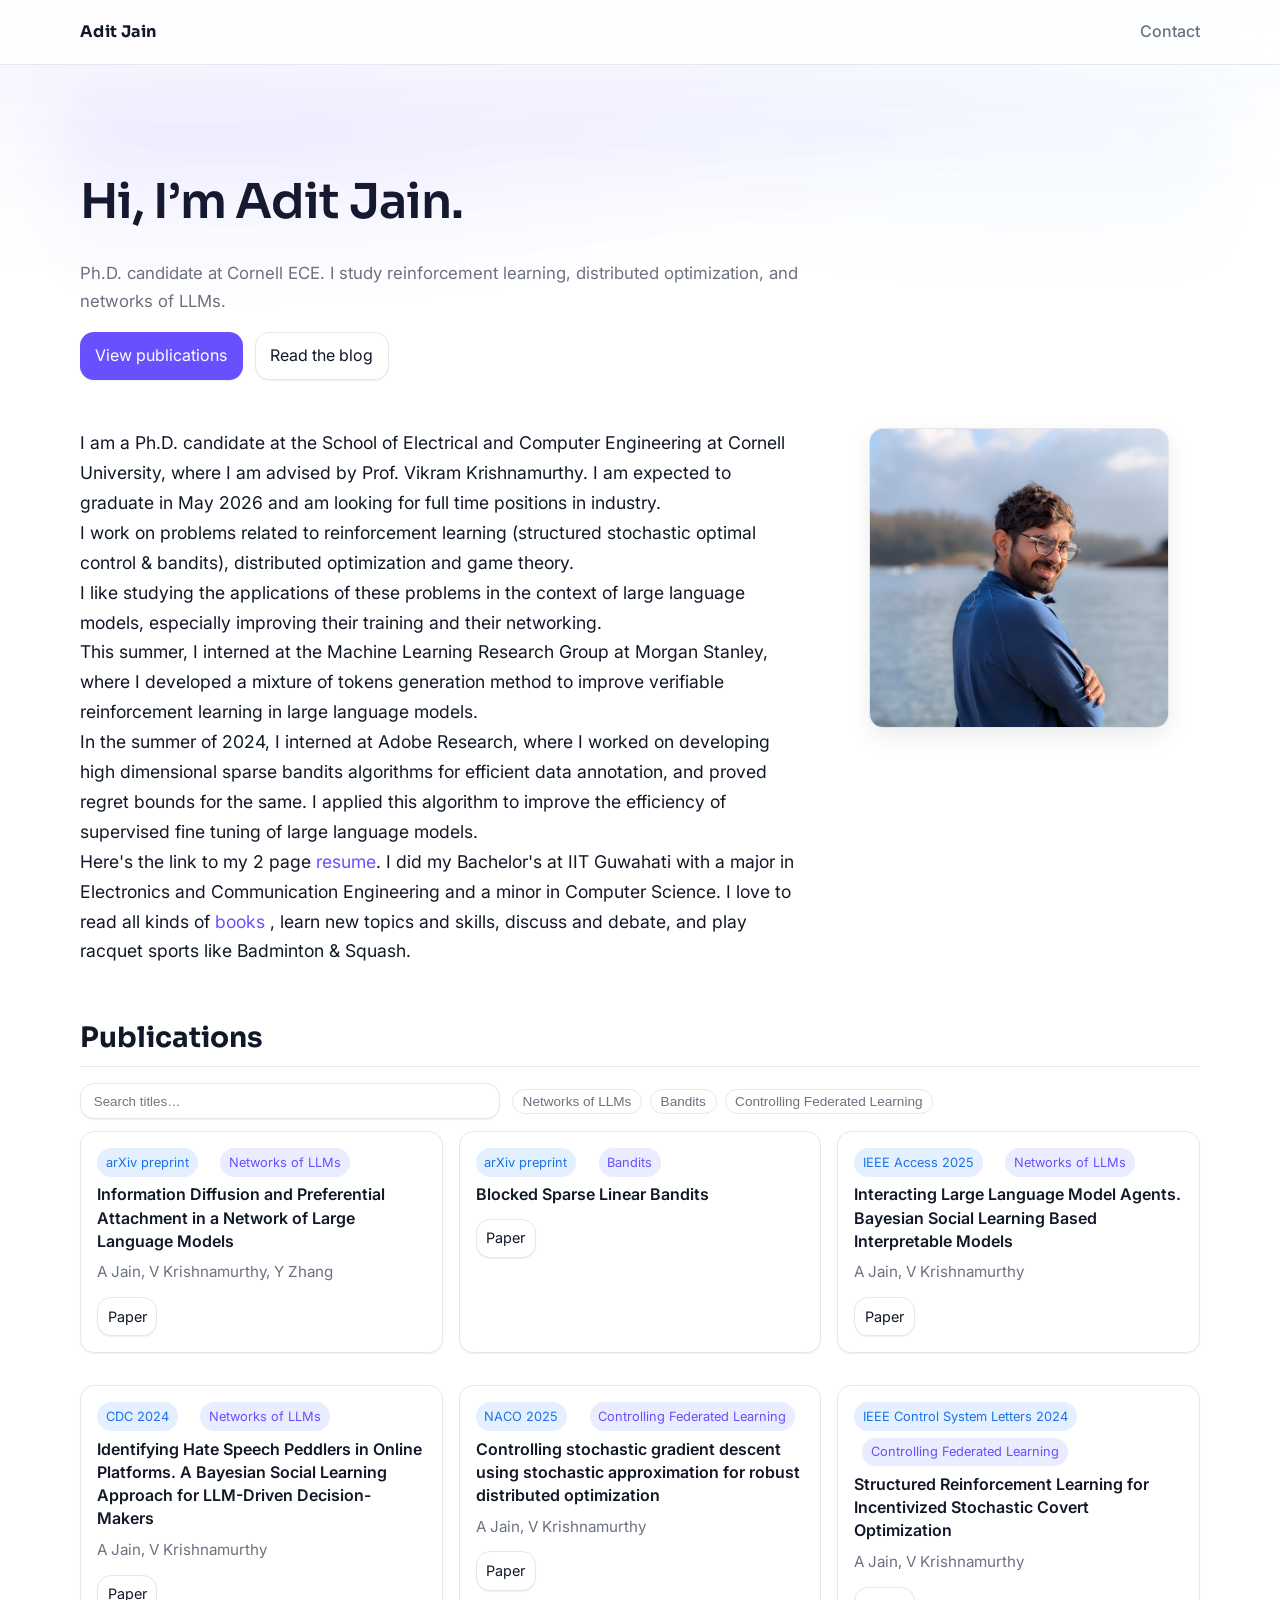
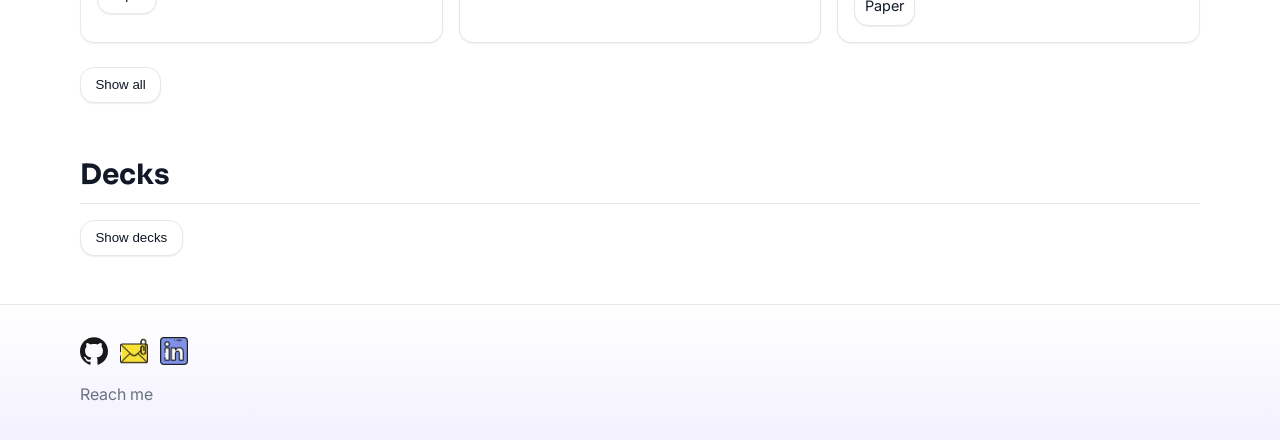
<file: index.html>
<!DOCTYPE html>
<html lang="en">

<head>
    <meta charset="UTF-8">
    <meta name="viewport" content="width=device-width, initial-scale=1.0">
    <meta name="description" content="Adit Jain – Ph.D. student at Cornell ECE. Research in reinforcement learning, distributed optimization, stochastic games, and networks of LLMs.">
    <title>Adit Jain – Cornell ECE</title>
    <link rel="preconnect" href="https://fonts.googleapis.com">
    <link rel="preconnect" href="https://fonts.gstatic.com" crossorigin>
    <link href="https://fonts.googleapis.com/css2?family=Inter:wght@300;400;500;600;700&family=Sora:wght@600;700&display=swap" rel="stylesheet">
    <link rel="stylesheet" href="style.css">

</head>

<body>
    <div class='background' id="background" aria-hidden="true"></div>
    <header class="site-header">
        <div class="nav container">
            <a class="brand" href="#">Adit Jain</a>
            <button id="menu-toggle" class="btn btn-ghost nav-toggle" aria-controls="primary-nav" aria-expanded="false" aria-label="Toggle navigation">☰</button>
            <nav id="primary-nav" class="nav-links" aria-label="Primary">
                <a href="#contact">Contact</a>
            </nav>
        </div>
    </header>
    <div id='container' class="container">
    <main id="main">
    <section id="hero" class="section hero">
        <h1 id='greeting'>Hi, I’m Adit Jain.</h1>
        <p class="subhead">Ph.D. candidate at Cornell ECE. I study reinforcement learning, distributed optimization, and networks of LLMs.</p>
        <div class="hero-ctas">
            <a class="btn btn-primary" href="#publications-section">View publications</a>
            <a class="btn" href="#blog-section">Read the blog</a>
        </div>
    </section>

    <section id='intro' class="section">
        <div id="intro-text">
            I am a Ph.D. candidate at the School of Electrical and Computer Engineering at Cornell University, where I am advised by Prof. Vikram Krishnamurthy. I am expected to graduate in May 2026 and am looking for full time positions in industry.
            <br>
            I work on problems related to reinforcement learning (structured stochastic optimal control & bandits), distributed optimization and
            game theory. 
            <br>
            I like studying the applications of these problems in the context of large language models, especially improving their training and their networking.
            <br>
            This summer, I interned at the Machine Learning Research Group at Morgan Stanley, where I developed a mixture of tokens generation method to improve verifiable reinforcement learning in large language models. 
            <br>
            In the summer of 2024, I interned at Adobe Research, where I worked on developing high dimensional sparse bandits algorithms for efficient data annotation, and proved regret bounds for the same. I applied this algorithm to improve the efficiency of supervised fine tuning of large language models.
 
            <br>
            Here's the link to my 2 page <a href="https://aditj.github.io/data/Adit_Jain_Resume.pdf">resume</a>. I did my Bachelor's at IIT Guwahati with a major in Electronics and Communication Engineering and a minor in Computer Science. 
            I love to read all kinds of <a
                href="https://aditjain.notion.site/Library-8fec747c2ccb45adacd8cf4e46d4fcff?pvs=4">books</a>
            , learn new topics and skills, discuss and debate, and play racquet sports like Badminton &
            Squash.
            <br>
        </div>
        <div id="profile-container">
            <img id='profile' src="data/photo.jpg" alt="Adit Jain">
        </div>
    </section>

    <section id="publications-section" class="section">
        <h2>Publications</h2>
        <div class="pubs-controls">
            <input id="pubs-search" class="input" type="search" placeholder="Search titles…" aria-label="Search publications">
            <div id="pubs-tags" class="chips" aria-label="Filter by topic"></div>
        </div>
        <ul id="papers">
            <li>
                <a href="https://arxiv.org/abs/2504.14438">
                    <div class="badges">
                        <span class="pub-venue badge">arXiv preprint</span>
                        <span class="pub-tag badge">Networks of LLMs</span>
                    </div>
                    <div class="pub-title">Information Diffusion and Preferential Attachment in a Network of Large Language Models</div>
                    <div class="pub-authors">A Jain, V Krishnamurthy, Y Zhang</div>
                </a>
                <div class="pub-actions">
                    <a class="btn" href="https://arxiv.org/abs/2504.14438" target="_blank" rel="noopener">Paper</a>
                </div>
            </li>
            <li>
                <a href="https://arxiv.org/abs/2410.20041">
                    <div class="badges">
                        <span class="pub-venue badge">arXiv preprint</span>
                        <span class="pub-tag badge">Bandits</span>
                    </div>
                    <div class="pub-title">Blocked Sparse Linear Bandits</div>
                </a>
                <div class="pub-actions">
                    <a class="btn" href="https://arxiv.org/abs/2410.20041" target="_blank" rel="noopener">Paper</a>
                </div>
            </li>

        
            <li>
                <a href="https://ieeexplore.ieee.org/iel8/6287639/6514899/10870230.pdf">
                    <div class="badges">
                        <span class="pub-venue badge">IEEE Access 2025</span>
                        <span class="pub-tag badge">Networks of LLMs</span>
                    </div>
                    <div class="pub-title">Interacting Large Language Model Agents. Bayesian Social Learning Based Interpretable Models</div>
                    <div class="pub-authors">A Jain, V Krishnamurthy</div>
                </a>
                <div class="pub-actions">
                    <a class="btn" href="https://ieeexplore.ieee.org/iel8/6287639/6514899/10870230.pdf" target="_blank" rel="noopener">Paper</a>
                </div>
            </li>
           
            <li>
                <a href="https://arxiv.org/abs/2405.07417">
                    <div class="badges">
                        <span class="pub-venue badge">CDC 2024</span>
                        <span class="pub-tag badge">Networks of LLMs</span>
                    </div>
                    <div class="pub-title">Identifying Hate Speech Peddlers in Online Platforms. A Bayesian Social Learning Approach for LLM-Driven Decision-Makers</div>
                    <div class="pub-authors">A Jain, V Krishnamurthy</div>
                </a>
                <div class="pub-actions">
                    <a class="btn" href="https://arxiv.org/abs/2405.07417" target="_blank" rel="noopener">Paper</a>
                </div>
            </li>

            <li>
                <a href="https://www.aimsciences.org/article/doi/10.3934/naco.2024041">
                    <div class="badges">
                        <span class="pub-venue badge">NACO 2025</span>
                        <span class="pub-tag badge">Controlling Federated Learning</span>
                    </div>
                    <div class="pub-title">Controlling stochastic gradient descent using stochastic approximation for robust distributed optimization</div>
                    <div class="pub-authors">A Jain, V Krishnamurthy</div>
                </a>
                <div class="pub-actions">
                    <a class="btn" href="https://www.aimsciences.org/article/doi/10.3934/naco.2024041" target="_blank" rel="noopener">Paper</a>
                </div>
            </li>

            <li>
                <a href="https://ieeexplore.ieee.org/document/10540244">
                    <div class="badges">
                        <span class="pub-venue badge">IEEE Control System Letters 2024</span>
                        <span class="pub-tag badge">Controlling Federated Learning</span>
                    </div>
                    <div class="pub-title">Structured Reinforcement Learning for Incentivized Stochastic Covert Optimization</div>
                    <div class="pub-authors">A Jain, V Krishnamurthy</div>
                </a>
                <div class="pub-actions">
                    <a class="btn" href="https://ieeexplore.ieee.org/document/10540244" target="_blank" rel="noopener">Paper</a>
                </div>
            </li>
            
            <li>
                <a href="https://openreview.net/forum?id=g01OVahtN9">
                    <div class="badges">
                        <span class="pub-venue badge">TMLR 2024</span>
                        <span class="pub-tag badge">Controlling Federated Learning</span>
                    </div>
                    <div class="pub-title">Controlling Federated Learning for Covertness</div>
                    <div class="pub-authors">A Jain, V Krishnamurthy</div>
                </a>
                <div class="pub-actions">
                    <a class="btn" href="https://openreview.net/forum?id=g01OVahtN9" target="_blank" rel="noopener">Paper</a>
                </div>
            </li>
            
            <li>
                <a href="https://ieeexplore.ieee.org/document/10735797/">
                    <div class="badges">
                        <span class="pub-venue badge">Asilomar 2024</span>
                        <span class="pub-tag badge">Bandits</span>
                    </div>
                    <div class="pub-title">Bimodal Bandits: Max-Mean Regret Minimization</div>
                    <div class="pub-authors">A Jain, S Bhatt, V Krishnamurthy, A Koppel</div>
                </a>
                <div class="pub-actions">
                    <a class="btn" href="https://ieeexplore.ieee.org/document/10735797/" target="_blank" rel="noopener">Paper</a>
                </div>
            </li>

            
            <li>
                <a href="https://ieeexplore.ieee.org/abstract/document/10490091">
                    <div class="badges">
                        <span class="pub-venue badge">IEEE JSTSP 2024</span>
                    </div>
                    <div class="pub-title">Interpretable Deep Image Classification using Rationally Inattentive Utility Maximization</div>
                    <div class="pub-authors">K Pattanayak, V Krishnamurthy, A Jain</div>
                </a>
                <div class="pub-actions">
                    <a class="btn" href="https://ieeexplore.ieee.org/abstract/document/10490091" target="_blank" rel="noopener">Paper</a>
                </div>
            </li>
            <li>
                <a href="https://ieeexplore.ieee.org/abstract/document/10570704">
                    <div class="badges">
                        <span class="pub-venue badge">IEEE WCNC 2024</span>
                    </div>
                    <div class="pub-title">Joint Antenna Selection and Beamforming for an IRS Aided IoT System</div>
                    <div class="pub-authors">A Jain, R Sarvendranath, S Kashyap</div>
                </a>
                <div class="pub-actions">
                    <a class="btn" href="https://ieeexplore.ieee.org/abstract/document/10570704" target="_blank" rel="noopener">Paper</a>
                </div>
            </li>
            <li>
                <a href="https://ieeexplore.ieee.org/abstract/document/9806790">
                    <div class="badges">
                        <span class="pub-venue badge">NCC 2022</span>
                    </div>
                    <div class="pub-title">Low complexity passive beamforming algorithms for intelligent reflecting surfaces with discrete phase-shifts over OFDM systems</div>
                    <div class="pub-authors">A Jain, D Rahul, S Kashyap, R Sarvendranath</div>
                </a>
                <div class="pub-actions">
                    <a class="btn" href="https://ieeexplore.ieee.org/abstract/document/9806790" target="_blank" rel="noopener">Paper</a>
                </div>
            </li>

        </ul>
        <div class="actions">
            <button id="toggle-pubs" class="btn" aria-expanded="false" aria-controls="papers">Show all</button>
        </div>
    </section>


    <section id="decks-section" class="section">
        <h2>Decks</h2>
        <ul id="decks" class="hidden" aria-hidden="true">
            <li><a href="/data/decks/StrategicRoadmap.pdf"> Strategic Roadmap for Ed-Tech in Tier 2/3 Towns</a></li>
            <li><a href="/data/decks/interdeck.pdf"> Handicrafts under Blockchain Deck</a></li>
            <li><a href="/data/decks/interreport.pdf"> Handicrafts under Blockchain Report</a></li>
            <li><a href="/data/decks/Product Detailing Dyson Air Purifier.pdf">Product Analysis: Dyson Air Purifier</a>
            </li>
            <li><a href="/data/decks/Nexus Pitch.pdf"> Nexus Pitch Deck</a></li>
            <li><a href="/data/decks/Open-Source Session.pdf"> Intro to Open Source</a></li>
        </ul>
        <div class="actions">
            <button id="toggle-decks" class="btn" aria-expanded="false" aria-controls="decks">Show decks</button>
        </div>
    </section>

    </main>
    </div>

    <footer id='contact' class="site-footer">
        <div class="container">
            <div class='contact-group'>
                <a aria-label="GitHub" href="https://github.com/aditj"><img width="28" height="28" src="images/github.svg" alt="Github"></a>
                <a aria-label="Email" href="mailto:aditjain1980@gmail.com"><img width="28" height="28" src="images/mail.png" alt="Email"></a>
                <a aria-label="LinkedIn" href="https://www.linkedin.com/in/adit-jain/"><img width="28" height="28" src="images/linkedin.png" alt="LinkedIn"></a>
            </div>
            <div class="footer-note">Reach me</div>
        </div>
    </footer>
    <script src="script.js"></script>
    
</body>

</html>
</file>
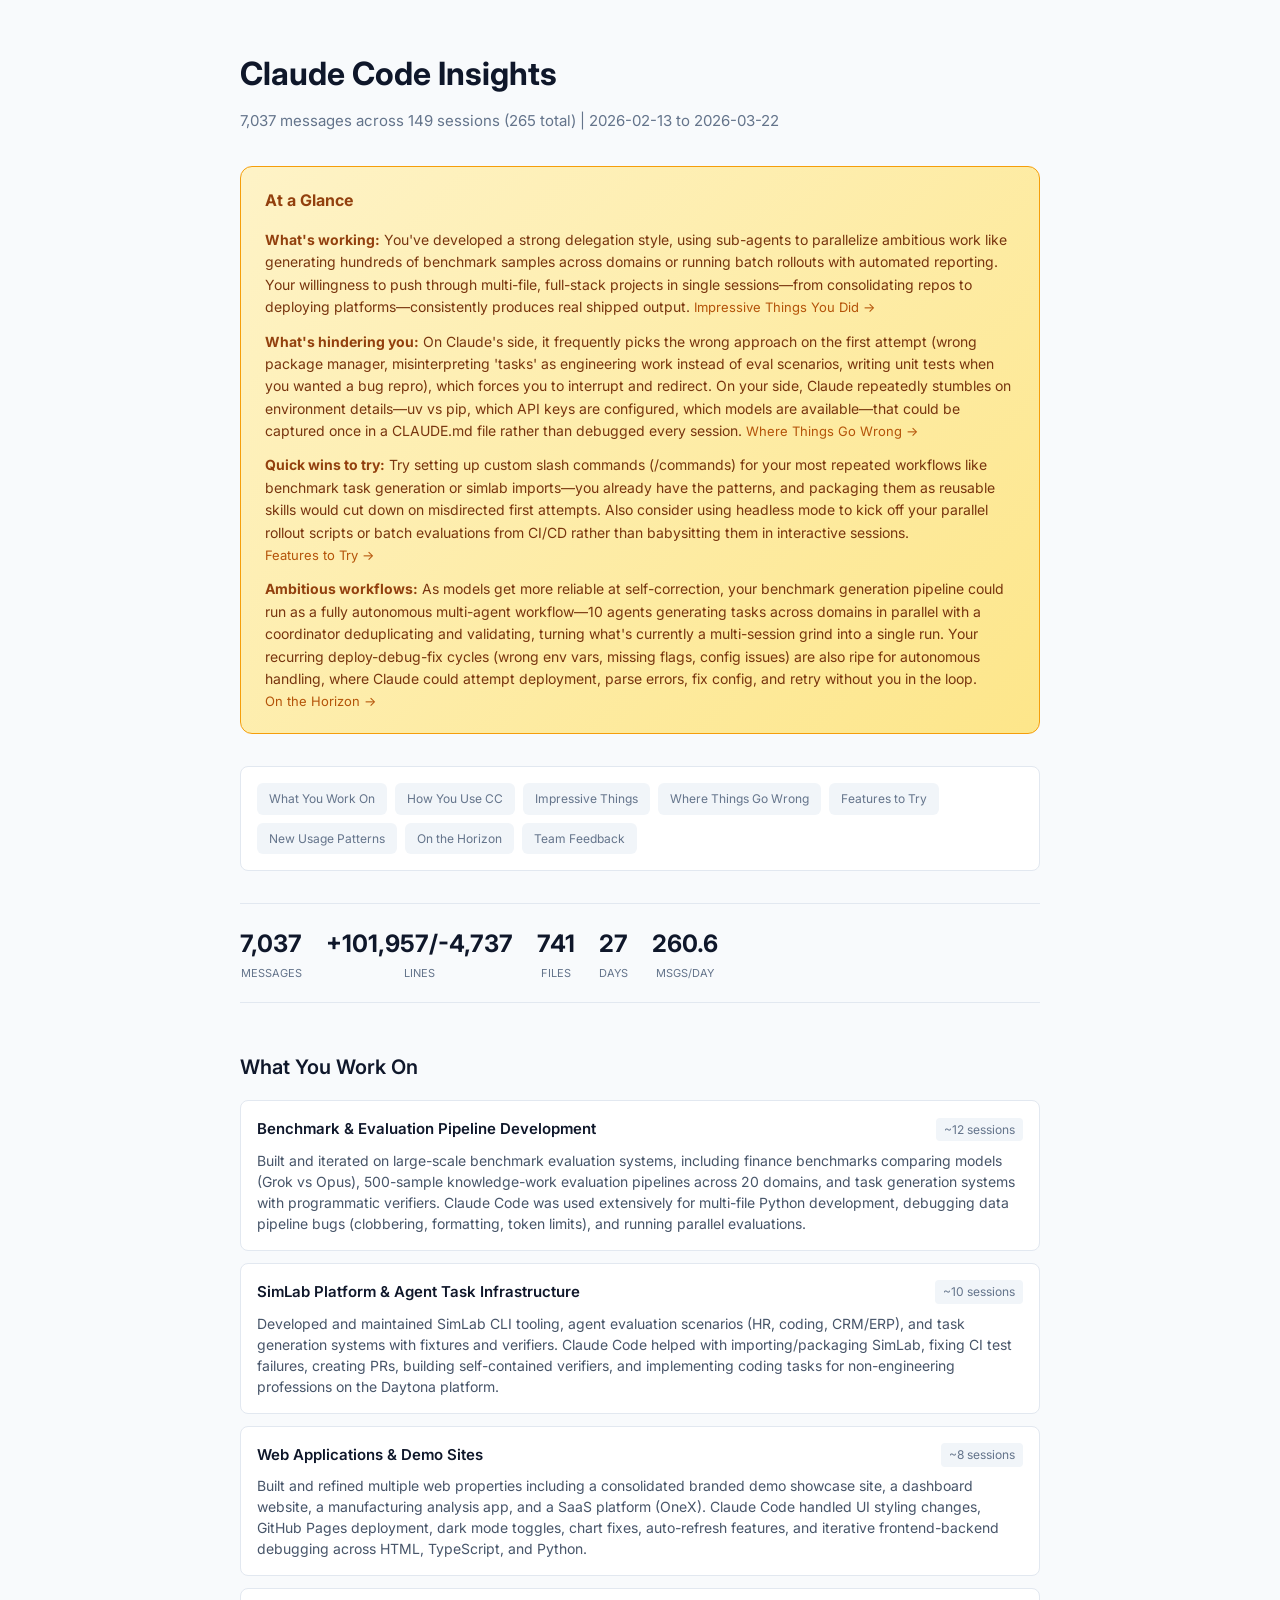
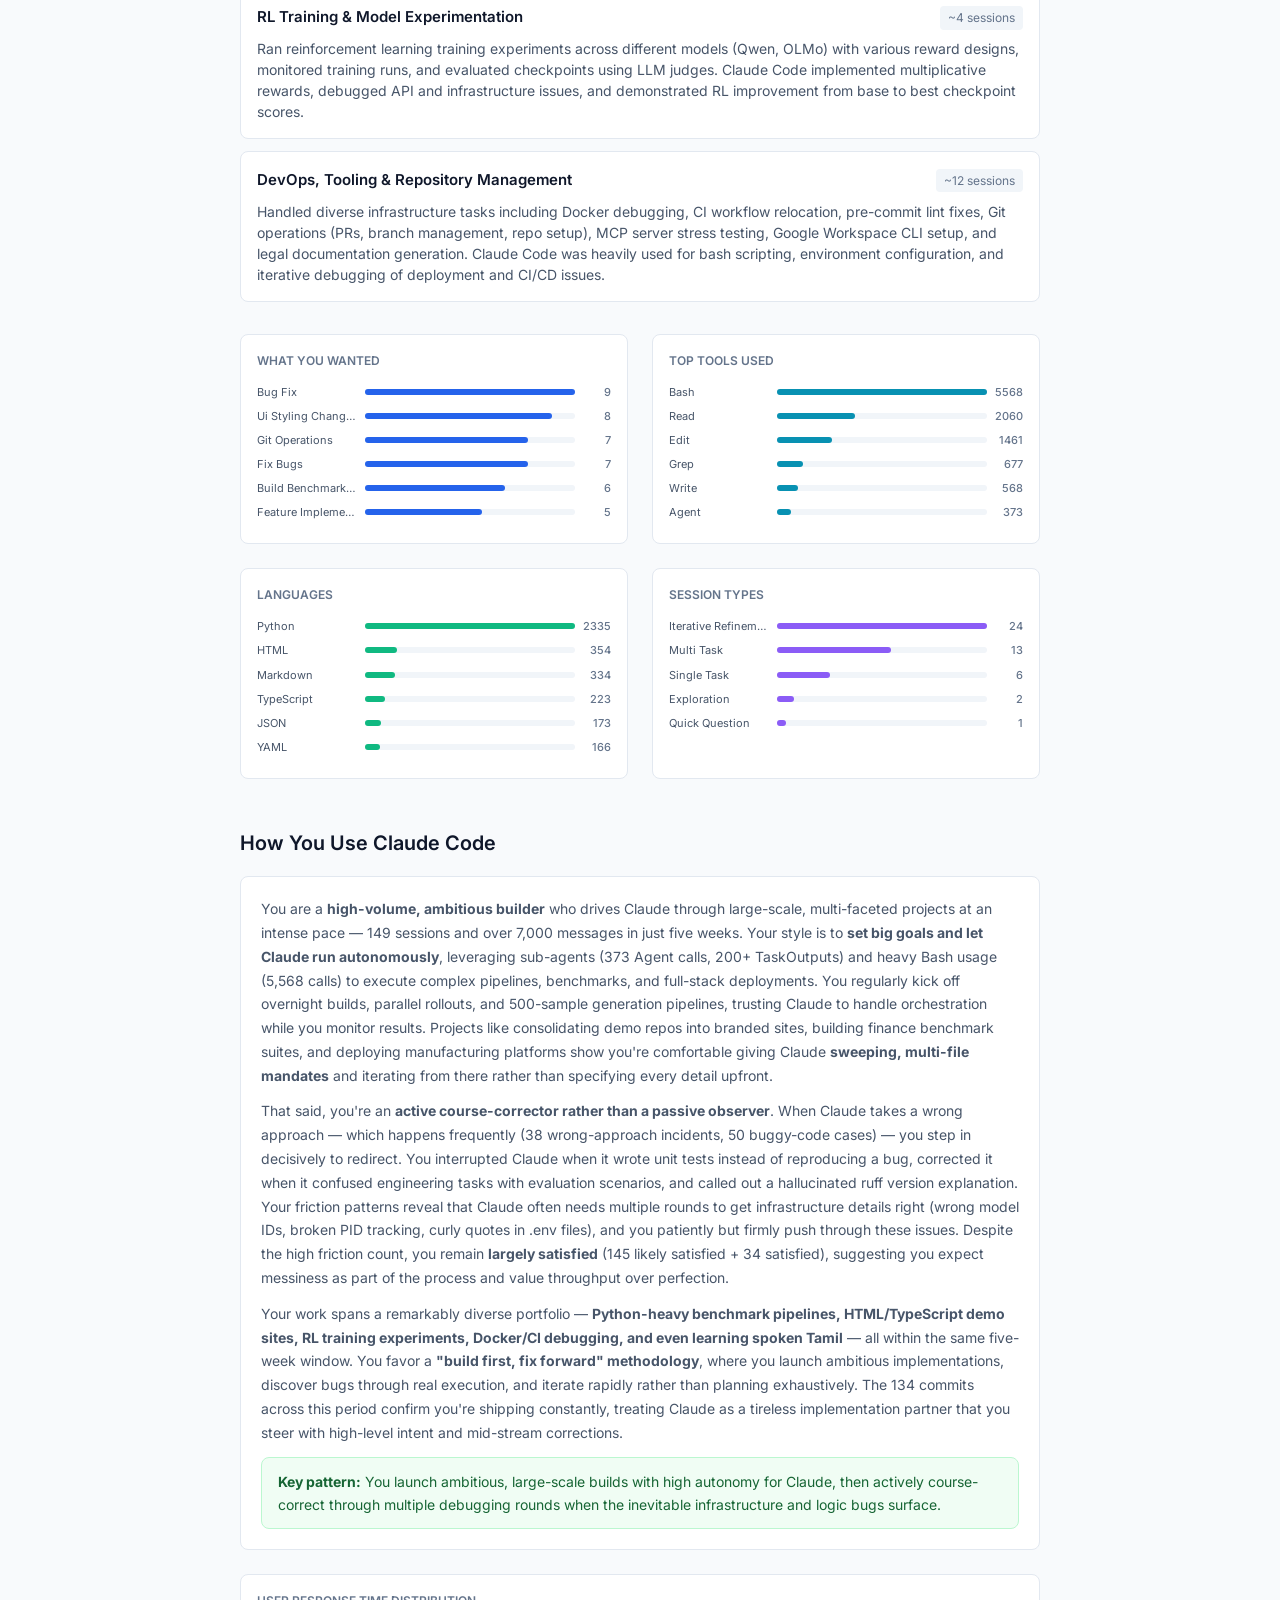
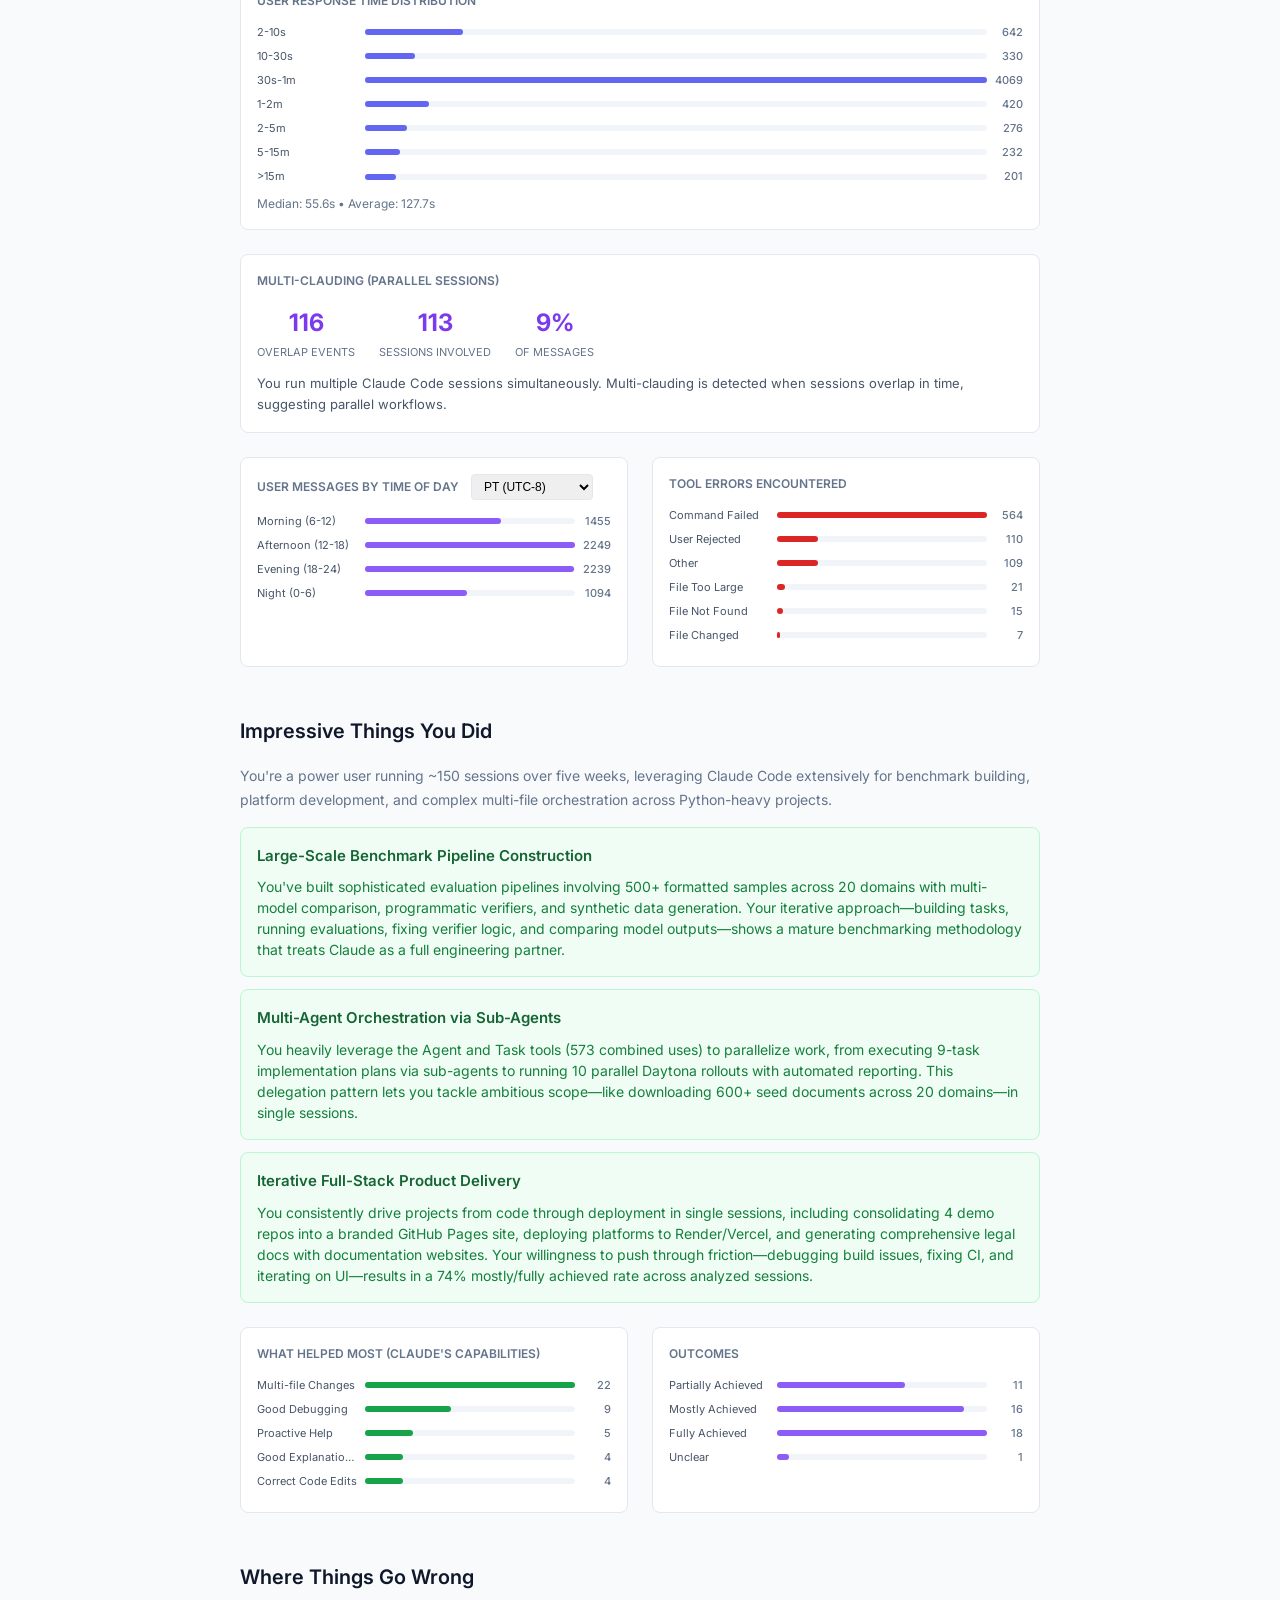
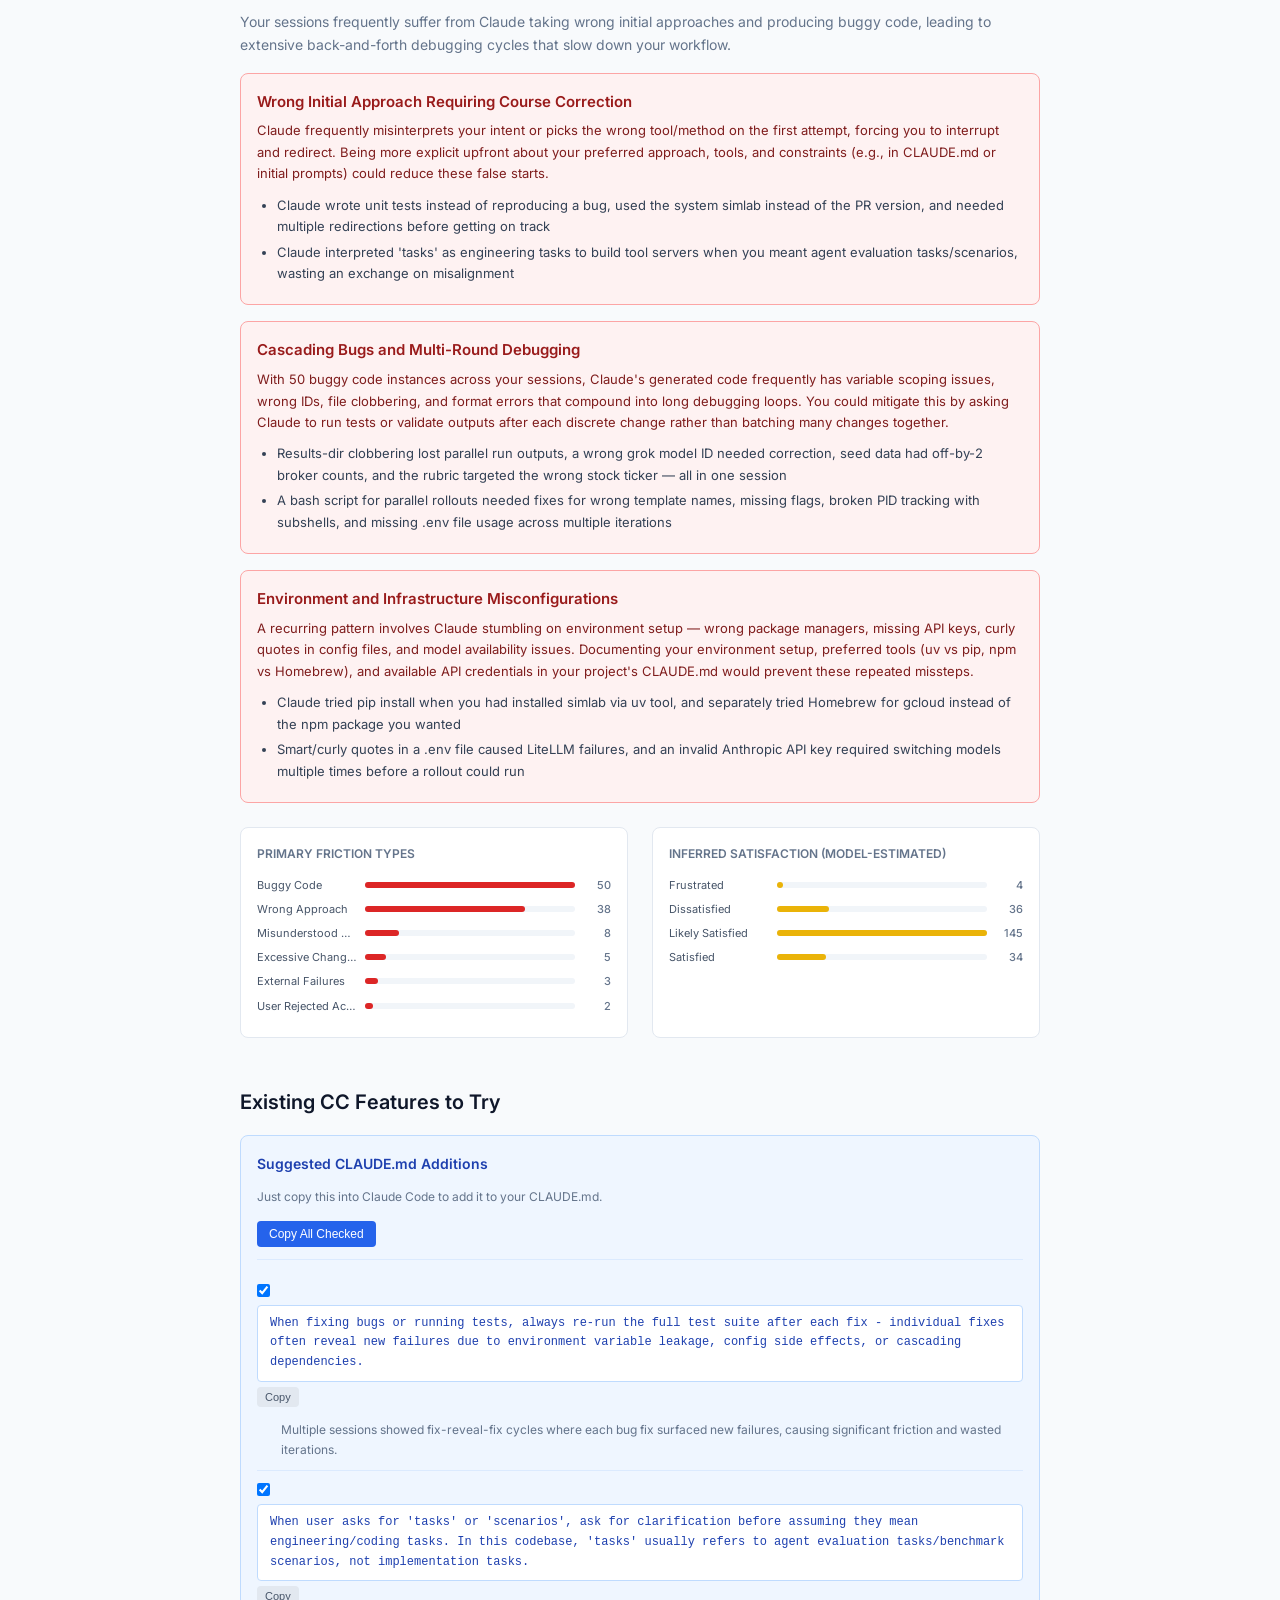
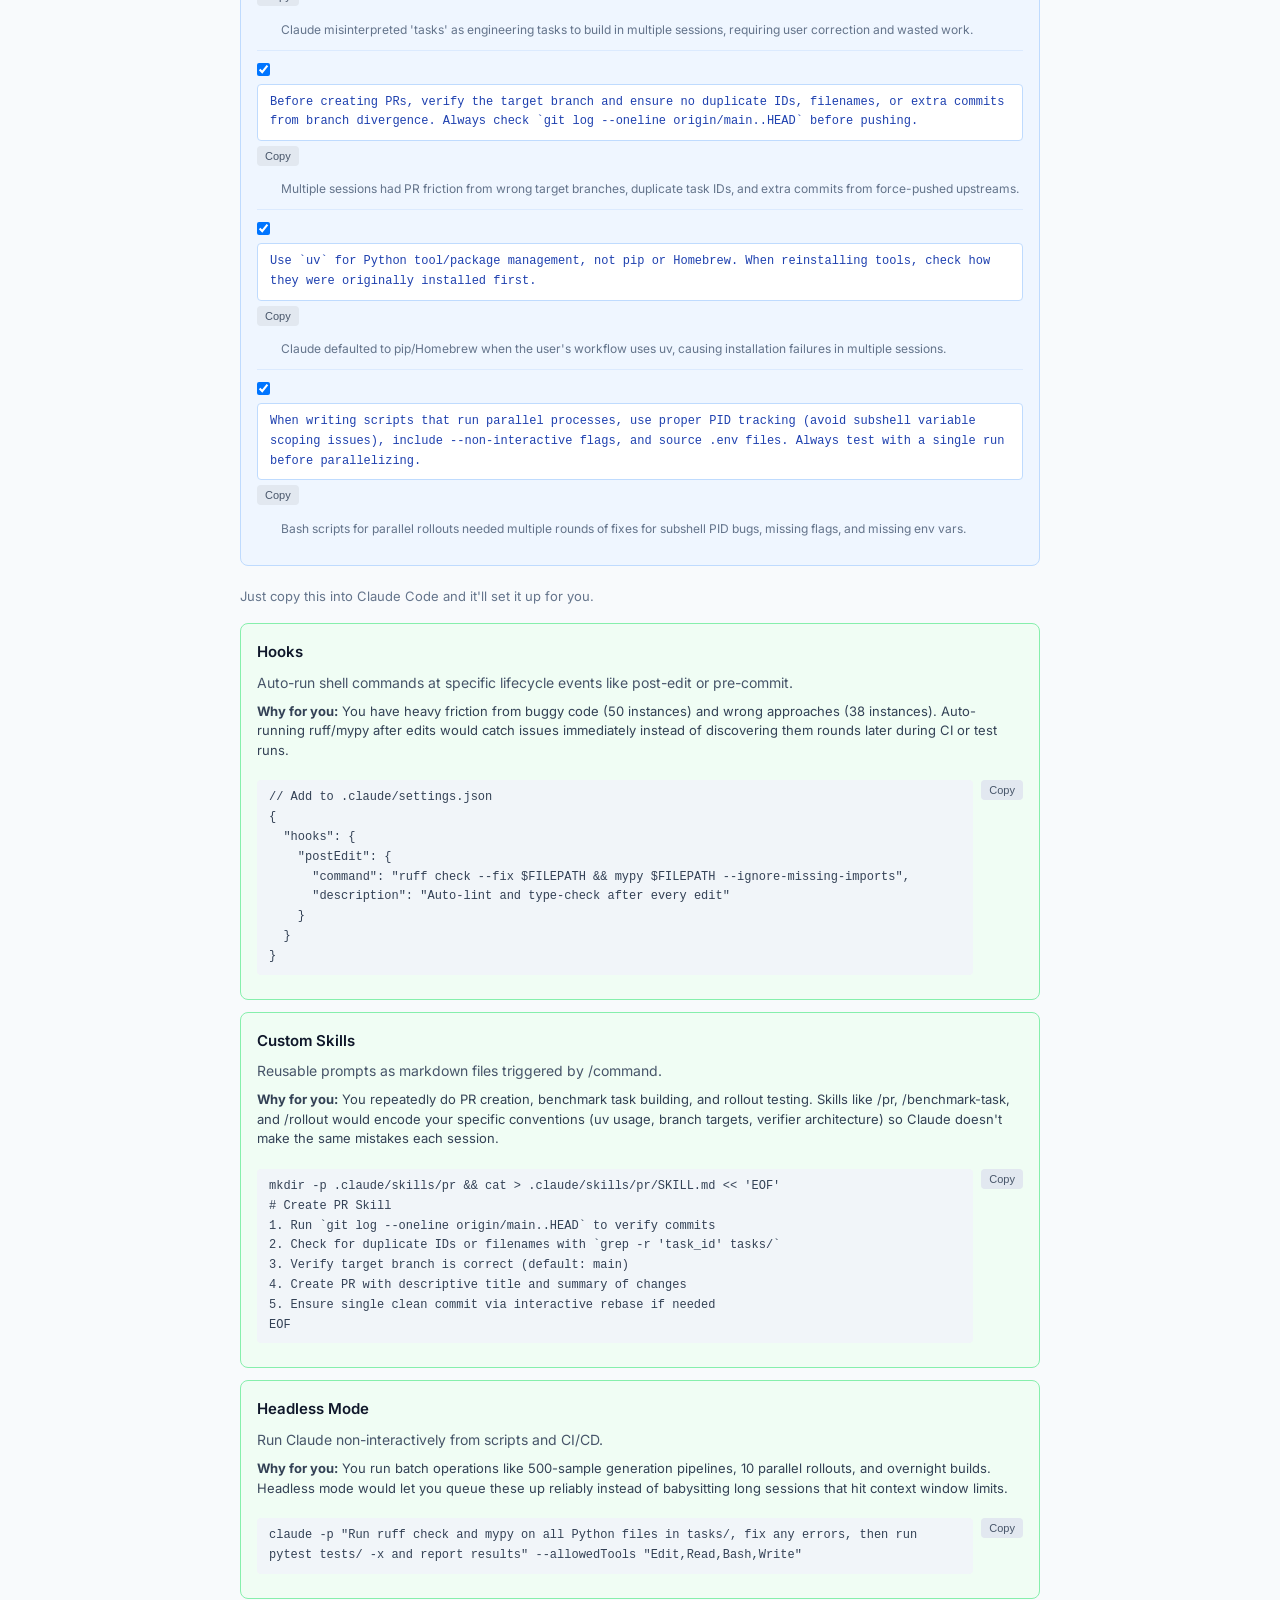
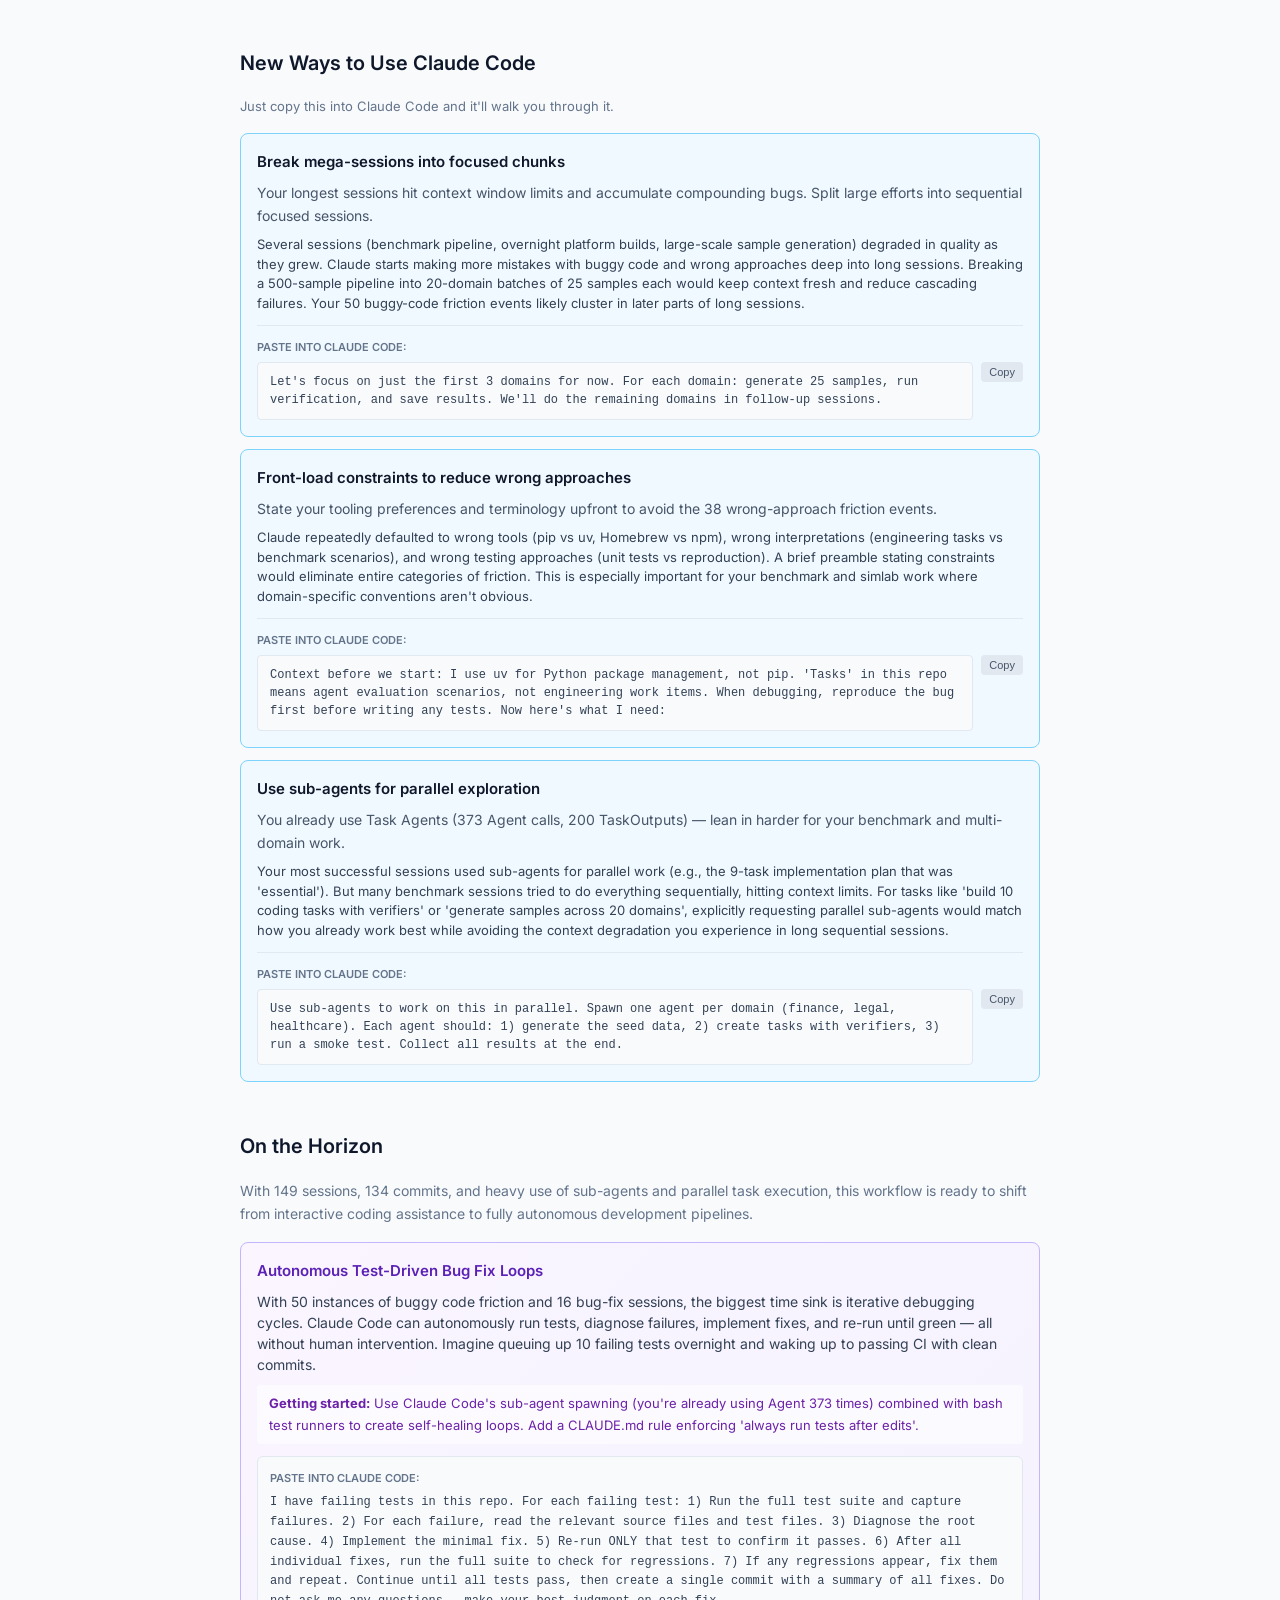
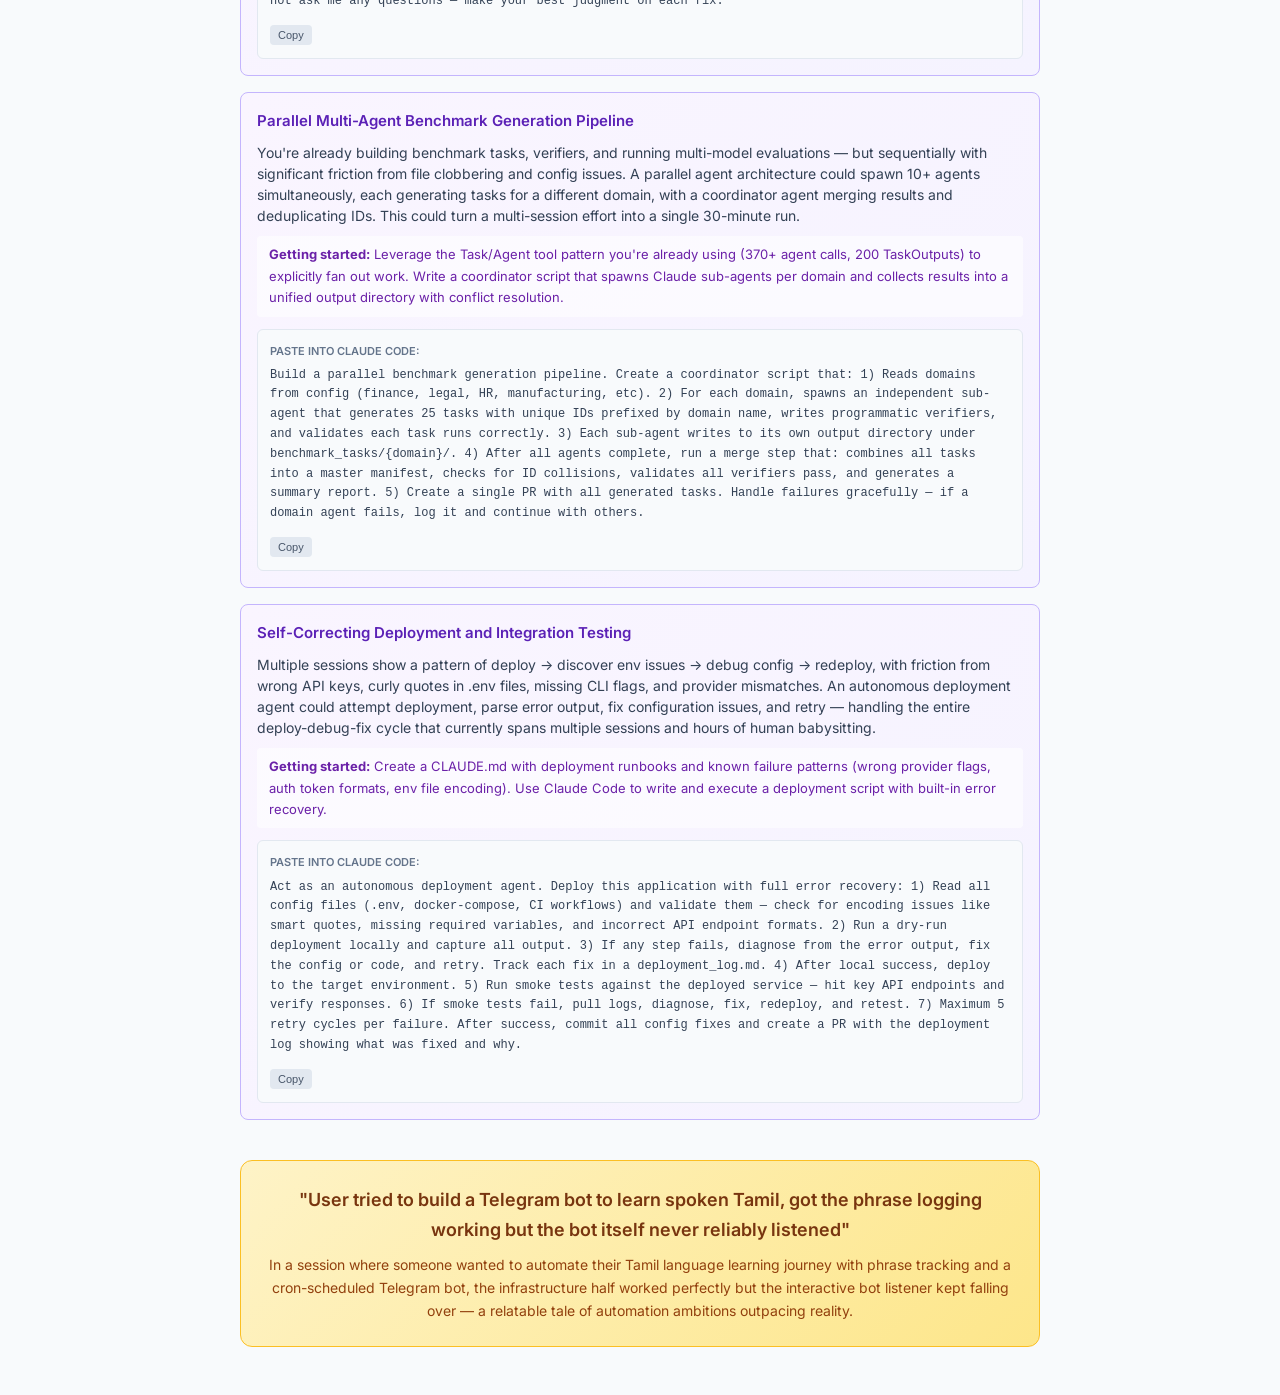
<file: insights.html>
<!DOCTYPE html>
<html>
<head>
  <meta charset="utf-8">
  <title>Claude Code Insights</title>
  <link href="https://fonts.googleapis.com/css2?family=Inter:wght@400;500;600;700&display=swap" rel="stylesheet">
  <style>
    * { box-sizing: border-box; margin: 0; padding: 0; }
    body { font-family: 'Inter', -apple-system, BlinkMacSystemFont, sans-serif; background: #f8fafc; color: #334155; line-height: 1.65; padding: 48px 24px; }
    .container { max-width: 800px; margin: 0 auto; }
    h1 { font-size: 32px; font-weight: 700; color: #0f172a; margin-bottom: 8px; }
    h2 { font-size: 20px; font-weight: 600; color: #0f172a; margin-top: 48px; margin-bottom: 16px; }
    .subtitle { color: #64748b; font-size: 15px; margin-bottom: 32px; }
    .nav-toc { display: flex; flex-wrap: wrap; gap: 8px; margin: 24px 0 32px 0; padding: 16px; background: white; border-radius: 8px; border: 1px solid #e2e8f0; }
    .nav-toc a { font-size: 12px; color: #64748b; text-decoration: none; padding: 6px 12px; border-radius: 6px; background: #f1f5f9; transition: all 0.15s; }
    .nav-toc a:hover { background: #e2e8f0; color: #334155; }
    .stats-row { display: flex; gap: 24px; margin-bottom: 40px; padding: 20px 0; border-top: 1px solid #e2e8f0; border-bottom: 1px solid #e2e8f0; flex-wrap: wrap; }
    .stat { text-align: center; }
    .stat-value { font-size: 24px; font-weight: 700; color: #0f172a; }
    .stat-label { font-size: 11px; color: #64748b; text-transform: uppercase; }
    .at-a-glance { background: linear-gradient(135deg, #fef3c7 0%, #fde68a 100%); border: 1px solid #f59e0b; border-radius: 12px; padding: 20px 24px; margin-bottom: 32px; }
    .glance-title { font-size: 16px; font-weight: 700; color: #92400e; margin-bottom: 16px; }
    .glance-sections { display: flex; flex-direction: column; gap: 12px; }
    .glance-section { font-size: 14px; color: #78350f; line-height: 1.6; }
    .glance-section strong { color: #92400e; }
    .see-more { color: #b45309; text-decoration: none; font-size: 13px; white-space: nowrap; }
    .see-more:hover { text-decoration: underline; }
    .project-areas { display: flex; flex-direction: column; gap: 12px; margin-bottom: 32px; }
    .project-area { background: white; border: 1px solid #e2e8f0; border-radius: 8px; padding: 16px; }
    .area-header { display: flex; justify-content: space-between; align-items: center; margin-bottom: 8px; }
    .area-name { font-weight: 600; font-size: 15px; color: #0f172a; }
    .area-count { font-size: 12px; color: #64748b; background: #f1f5f9; padding: 2px 8px; border-radius: 4px; }
    .area-desc { font-size: 14px; color: #475569; line-height: 1.5; }
    .narrative { background: white; border: 1px solid #e2e8f0; border-radius: 8px; padding: 20px; margin-bottom: 24px; }
    .narrative p { margin-bottom: 12px; font-size: 14px; color: #475569; line-height: 1.7; }
    .key-insight { background: #f0fdf4; border: 1px solid #bbf7d0; border-radius: 8px; padding: 12px 16px; margin-top: 12px; font-size: 14px; color: #166534; }
    .section-intro { font-size: 14px; color: #64748b; margin-bottom: 16px; }
    .big-wins { display: flex; flex-direction: column; gap: 12px; margin-bottom: 24px; }
    .big-win { background: #f0fdf4; border: 1px solid #bbf7d0; border-radius: 8px; padding: 16px; }
    .big-win-title { font-weight: 600; font-size: 15px; color: #166534; margin-bottom: 8px; }
    .big-win-desc { font-size: 14px; color: #15803d; line-height: 1.5; }
    .friction-categories { display: flex; flex-direction: column; gap: 16px; margin-bottom: 24px; }
    .friction-category { background: #fef2f2; border: 1px solid #fca5a5; border-radius: 8px; padding: 16px; }
    .friction-title { font-weight: 600; font-size: 15px; color: #991b1b; margin-bottom: 6px; }
    .friction-desc { font-size: 13px; color: #7f1d1d; margin-bottom: 10px; }
    .friction-examples { margin: 0 0 0 20px; font-size: 13px; color: #334155; }
    .friction-examples li { margin-bottom: 4px; }
    .claude-md-section { background: #eff6ff; border: 1px solid #bfdbfe; border-radius: 8px; padding: 16px; margin-bottom: 20px; }
    .claude-md-section h3 { font-size: 14px; font-weight: 600; color: #1e40af; margin: 0 0 12px 0; }
    .claude-md-actions { margin-bottom: 12px; padding-bottom: 12px; border-bottom: 1px solid #dbeafe; }
    .copy-all-btn { background: #2563eb; color: white; border: none; border-radius: 4px; padding: 6px 12px; font-size: 12px; cursor: pointer; font-weight: 500; transition: all 0.2s; }
    .copy-all-btn:hover { background: #1d4ed8; }
    .copy-all-btn.copied { background: #16a34a; }
    .claude-md-item { display: flex; flex-wrap: wrap; align-items: flex-start; gap: 8px; padding: 10px 0; border-bottom: 1px solid #dbeafe; }
    .claude-md-item:last-child { border-bottom: none; }
    .cmd-checkbox { margin-top: 2px; }
    .cmd-code { background: white; padding: 8px 12px; border-radius: 4px; font-size: 12px; color: #1e40af; border: 1px solid #bfdbfe; font-family: monospace; display: block; white-space: pre-wrap; word-break: break-word; flex: 1; }
    .cmd-why { font-size: 12px; color: #64748b; width: 100%; padding-left: 24px; margin-top: 4px; }
    .features-section, .patterns-section { display: flex; flex-direction: column; gap: 12px; margin: 16px 0; }
    .feature-card { background: #f0fdf4; border: 1px solid #86efac; border-radius: 8px; padding: 16px; }
    .pattern-card { background: #f0f9ff; border: 1px solid #7dd3fc; border-radius: 8px; padding: 16px; }
    .feature-title, .pattern-title { font-weight: 600; font-size: 15px; color: #0f172a; margin-bottom: 6px; }
    .feature-oneliner { font-size: 14px; color: #475569; margin-bottom: 8px; }
    .pattern-summary { font-size: 14px; color: #475569; margin-bottom: 8px; }
    .feature-why, .pattern-detail { font-size: 13px; color: #334155; line-height: 1.5; }
    .feature-examples { margin-top: 12px; }
    .feature-example { padding: 8px 0; border-top: 1px solid #d1fae5; }
    .feature-example:first-child { border-top: none; }
    .example-desc { font-size: 13px; color: #334155; margin-bottom: 6px; }
    .example-code-row { display: flex; align-items: flex-start; gap: 8px; }
    .example-code { flex: 1; background: #f1f5f9; padding: 8px 12px; border-radius: 4px; font-family: monospace; font-size: 12px; color: #334155; overflow-x: auto; white-space: pre-wrap; }
    .copyable-prompt-section { margin-top: 12px; padding-top: 12px; border-top: 1px solid #e2e8f0; }
    .copyable-prompt-row { display: flex; align-items: flex-start; gap: 8px; }
    .copyable-prompt { flex: 1; background: #f8fafc; padding: 10px 12px; border-radius: 4px; font-family: monospace; font-size: 12px; color: #334155; border: 1px solid #e2e8f0; white-space: pre-wrap; line-height: 1.5; }
    .feature-code { background: #f8fafc; padding: 12px; border-radius: 6px; margin-top: 12px; border: 1px solid #e2e8f0; display: flex; align-items: flex-start; gap: 8px; }
    .feature-code code { flex: 1; font-family: monospace; font-size: 12px; color: #334155; white-space: pre-wrap; }
    .pattern-prompt { background: #f8fafc; padding: 12px; border-radius: 6px; margin-top: 12px; border: 1px solid #e2e8f0; }
    .pattern-prompt code { font-family: monospace; font-size: 12px; color: #334155; display: block; white-space: pre-wrap; margin-bottom: 8px; }
    .prompt-label { font-size: 11px; font-weight: 600; text-transform: uppercase; color: #64748b; margin-bottom: 6px; }
    .copy-btn { background: #e2e8f0; border: none; border-radius: 4px; padding: 4px 8px; font-size: 11px; cursor: pointer; color: #475569; flex-shrink: 0; }
    .copy-btn:hover { background: #cbd5e1; }
    .charts-row { display: grid; grid-template-columns: 1fr 1fr; gap: 24px; margin: 24px 0; }
    .chart-card { background: white; border: 1px solid #e2e8f0; border-radius: 8px; padding: 16px; }
    .chart-title { font-size: 12px; font-weight: 600; color: #64748b; text-transform: uppercase; margin-bottom: 12px; }
    .bar-row { display: flex; align-items: center; margin-bottom: 6px; }
    .bar-label { width: 100px; font-size: 11px; color: #475569; flex-shrink: 0; overflow: hidden; text-overflow: ellipsis; white-space: nowrap; }
    .bar-track { flex: 1; height: 6px; background: #f1f5f9; border-radius: 3px; margin: 0 8px; }
    .bar-fill { height: 100%; border-radius: 3px; }
    .bar-value { width: 28px; font-size: 11px; font-weight: 500; color: #64748b; text-align: right; }
    .empty { color: #94a3b8; font-size: 13px; }
    .horizon-section { display: flex; flex-direction: column; gap: 16px; }
    .horizon-card { background: linear-gradient(135deg, #faf5ff 0%, #f5f3ff 100%); border: 1px solid #c4b5fd; border-radius: 8px; padding: 16px; }
    .horizon-title { font-weight: 600; font-size: 15px; color: #5b21b6; margin-bottom: 8px; }
    .horizon-possible { font-size: 14px; color: #334155; margin-bottom: 10px; line-height: 1.5; }
    .horizon-tip { font-size: 13px; color: #6b21a8; background: rgba(255,255,255,0.6); padding: 8px 12px; border-radius: 4px; }
    .feedback-header { margin-top: 48px; color: #64748b; font-size: 16px; }
    .feedback-intro { font-size: 13px; color: #94a3b8; margin-bottom: 16px; }
    .feedback-section { margin-top: 16px; }
    .feedback-section h3 { font-size: 14px; font-weight: 600; color: #475569; margin-bottom: 12px; }
    .feedback-card { background: white; border: 1px solid #e2e8f0; border-radius: 8px; padding: 16px; margin-bottom: 12px; }
    .feedback-card.team-card { background: #eff6ff; border-color: #bfdbfe; }
    .feedback-card.model-card { background: #faf5ff; border-color: #e9d5ff; }
    .feedback-title { font-weight: 600; font-size: 14px; color: #0f172a; margin-bottom: 6px; }
    .feedback-detail { font-size: 13px; color: #475569; line-height: 1.5; }
    .feedback-evidence { font-size: 12px; color: #64748b; margin-top: 8px; }
    .fun-ending { background: linear-gradient(135deg, #fef3c7 0%, #fde68a 100%); border: 1px solid #fbbf24; border-radius: 12px; padding: 24px; margin-top: 40px; text-align: center; }
    .fun-headline { font-size: 18px; font-weight: 600; color: #78350f; margin-bottom: 8px; }
    .fun-detail { font-size: 14px; color: #92400e; }
    .collapsible-section { margin-top: 16px; }
    .collapsible-header { display: flex; align-items: center; gap: 8px; cursor: pointer; padding: 12px 0; border-bottom: 1px solid #e2e8f0; }
    .collapsible-header h3 { margin: 0; font-size: 14px; font-weight: 600; color: #475569; }
    .collapsible-arrow { font-size: 12px; color: #94a3b8; transition: transform 0.2s; }
    .collapsible-content { display: none; padding-top: 16px; }
    .collapsible-content.open { display: block; }
    .collapsible-header.open .collapsible-arrow { transform: rotate(90deg); }
    @media (max-width: 640px) { .charts-row { grid-template-columns: 1fr; } .stats-row { justify-content: center; } }
  </style>
</head>
<body>
  <div class="container">
    <h1>Claude Code Insights</h1>
    <p class="subtitle">7,037 messages across 149 sessions (265 total) | 2026-02-13 to 2026-03-22</p>

    
    <div class="at-a-glance">
      <div class="glance-title">At a Glance</div>
      <div class="glance-sections">
        <div class="glance-section"><strong>What's working:</strong> You&apos;ve developed a strong delegation style, using sub-agents to parallelize ambitious work like generating hundreds of benchmark samples across domains or running batch rollouts with automated reporting. Your willingness to push through multi-file, full-stack projects in single sessions—from consolidating repos to deploying platforms—consistently produces real shipped output. <a href="#section-wins" class="see-more">Impressive Things You Did →</a></div>
        <div class="glance-section"><strong>What's hindering you:</strong> On Claude&apos;s side, it frequently picks the wrong approach on the first attempt (wrong package manager, misinterpreting &apos;tasks&apos; as engineering work instead of eval scenarios, writing unit tests when you wanted a bug repro), which forces you to interrupt and redirect. On your side, Claude repeatedly stumbles on environment details—uv vs pip, which API keys are configured, which models are available—that could be captured once in a CLAUDE.md file rather than debugged every session. <a href="#section-friction" class="see-more">Where Things Go Wrong →</a></div>
        <div class="glance-section"><strong>Quick wins to try:</strong> Try setting up custom slash commands (/commands) for your most repeated workflows like benchmark task generation or simlab imports—you already have the patterns, and packaging them as reusable skills would cut down on misdirected first attempts. Also consider using headless mode to kick off your parallel rollout scripts or batch evaluations from CI/CD rather than babysitting them in interactive sessions. <a href="#section-features" class="see-more">Features to Try →</a></div>
        <div class="glance-section"><strong>Ambitious workflows:</strong> As models get more reliable at self-correction, your benchmark generation pipeline could run as a fully autonomous multi-agent workflow—10 agents generating tasks across domains in parallel with a coordinator deduplicating and validating, turning what&apos;s currently a multi-session grind into a single run. Your recurring deploy-debug-fix cycles (wrong env vars, missing flags, config issues) are also ripe for autonomous handling, where Claude could attempt deployment, parse errors, fix config, and retry without you in the loop. <a href="#section-horizon" class="see-more">On the Horizon →</a></div>
      </div>
    </div>
    

    <nav class="nav-toc">
      <a href="#section-work">What You Work On</a>
      <a href="#section-usage">How You Use CC</a>
      <a href="#section-wins">Impressive Things</a>
      <a href="#section-friction">Where Things Go Wrong</a>
      <a href="#section-features">Features to Try</a>
      <a href="#section-patterns">New Usage Patterns</a>
      <a href="#section-horizon">On the Horizon</a>
      <a href="#section-feedback">Team Feedback</a>
    </nav>

    <div class="stats-row">
      <div class="stat"><div class="stat-value">7,037</div><div class="stat-label">Messages</div></div>
      <div class="stat"><div class="stat-value">+101,957/-4,737</div><div class="stat-label">Lines</div></div>
      <div class="stat"><div class="stat-value">741</div><div class="stat-label">Files</div></div>
      <div class="stat"><div class="stat-value">27</div><div class="stat-label">Days</div></div>
      <div class="stat"><div class="stat-value">260.6</div><div class="stat-label">Msgs/Day</div></div>
    </div>

    
    <h2 id="section-work">What You Work On</h2>
    <div class="project-areas">
      
        <div class="project-area">
          <div class="area-header">
            <span class="area-name">Benchmark &amp; Evaluation Pipeline Development</span>
            <span class="area-count">~12 sessions</span>
          </div>
          <div class="area-desc">Built and iterated on large-scale benchmark evaluation systems, including finance benchmarks comparing models (Grok vs Opus), 500-sample knowledge-work evaluation pipelines across 20 domains, and task generation systems with programmatic verifiers. Claude Code was used extensively for multi-file Python development, debugging data pipeline bugs (clobbering, formatting, token limits), and running parallel evaluations.</div>
        </div>
      
        <div class="project-area">
          <div class="area-header">
            <span class="area-name">SimLab Platform &amp; Agent Task Infrastructure</span>
            <span class="area-count">~10 sessions</span>
          </div>
          <div class="area-desc">Developed and maintained SimLab CLI tooling, agent evaluation scenarios (HR, coding, CRM/ERP), and task generation systems with fixtures and verifiers. Claude Code helped with importing/packaging SimLab, fixing CI test failures, creating PRs, building self-contained verifiers, and implementing coding tasks for non-engineering professions on the Daytona platform.</div>
        </div>
      
        <div class="project-area">
          <div class="area-header">
            <span class="area-name">Web Applications &amp; Demo Sites</span>
            <span class="area-count">~8 sessions</span>
          </div>
          <div class="area-desc">Built and refined multiple web properties including a consolidated branded demo showcase site, a dashboard website, a manufacturing analysis app, and a SaaS platform (OneX). Claude Code handled UI styling changes, GitHub Pages deployment, dark mode toggles, chart fixes, auto-refresh features, and iterative frontend-backend debugging across HTML, TypeScript, and Python.</div>
        </div>
      
        <div class="project-area">
          <div class="area-header">
            <span class="area-name">RL Training &amp; Model Experimentation</span>
            <span class="area-count">~4 sessions</span>
          </div>
          <div class="area-desc">Ran reinforcement learning training experiments across different models (Qwen, OLMo) with various reward designs, monitored training runs, and evaluated checkpoints using LLM judges. Claude Code implemented multiplicative rewards, debugged API and infrastructure issues, and demonstrated RL improvement from base to best checkpoint scores.</div>
        </div>
      
        <div class="project-area">
          <div class="area-header">
            <span class="area-name">DevOps, Tooling &amp; Repository Management</span>
            <span class="area-count">~12 sessions</span>
          </div>
          <div class="area-desc">Handled diverse infrastructure tasks including Docker debugging, CI workflow relocation, pre-commit lint fixes, Git operations (PRs, branch management, repo setup), MCP server stress testing, Google Workspace CLI setup, and legal documentation generation. Claude Code was heavily used for bash scripting, environment configuration, and iterative debugging of deployment and CI/CD issues.</div>
        </div>
      
    </div>
    

    <div class="charts-row">
      <div class="chart-card">
        <div class="chart-title">What You Wanted</div>
        <div class="bar-row">
        <div class="bar-label">Bug Fix</div>
        <div class="bar-track"><div class="bar-fill" style="width:100%;background:#2563eb"></div></div>
        <div class="bar-value">9</div>
      </div>
<div class="bar-row">
        <div class="bar-label">Ui Styling Changes</div>
        <div class="bar-track"><div class="bar-fill" style="width:88.88888888888889%;background:#2563eb"></div></div>
        <div class="bar-value">8</div>
      </div>
<div class="bar-row">
        <div class="bar-label">Git Operations</div>
        <div class="bar-track"><div class="bar-fill" style="width:77.77777777777779%;background:#2563eb"></div></div>
        <div class="bar-value">7</div>
      </div>
<div class="bar-row">
        <div class="bar-label">Fix Bugs</div>
        <div class="bar-track"><div class="bar-fill" style="width:77.77777777777779%;background:#2563eb"></div></div>
        <div class="bar-value">7</div>
      </div>
<div class="bar-row">
        <div class="bar-label">Build Benchmark Tasks</div>
        <div class="bar-track"><div class="bar-fill" style="width:66.66666666666666%;background:#2563eb"></div></div>
        <div class="bar-value">6</div>
      </div>
<div class="bar-row">
        <div class="bar-label">Feature Implementation</div>
        <div class="bar-track"><div class="bar-fill" style="width:55.55555555555556%;background:#2563eb"></div></div>
        <div class="bar-value">5</div>
      </div>
      </div>
      <div class="chart-card">
        <div class="chart-title">Top Tools Used</div>
        <div class="bar-row">
        <div class="bar-label">Bash</div>
        <div class="bar-track"><div class="bar-fill" style="width:100%;background:#0891b2"></div></div>
        <div class="bar-value">5568</div>
      </div>
<div class="bar-row">
        <div class="bar-label">Read</div>
        <div class="bar-track"><div class="bar-fill" style="width:36.997126436781606%;background:#0891b2"></div></div>
        <div class="bar-value">2060</div>
      </div>
<div class="bar-row">
        <div class="bar-label">Edit</div>
        <div class="bar-track"><div class="bar-fill" style="width:26.239224137931032%;background:#0891b2"></div></div>
        <div class="bar-value">1461</div>
      </div>
<div class="bar-row">
        <div class="bar-label">Grep</div>
        <div class="bar-track"><div class="bar-fill" style="width:12.158764367816092%;background:#0891b2"></div></div>
        <div class="bar-value">677</div>
      </div>
<div class="bar-row">
        <div class="bar-label">Write</div>
        <div class="bar-track"><div class="bar-fill" style="width:10.201149425287356%;background:#0891b2"></div></div>
        <div class="bar-value">568</div>
      </div>
<div class="bar-row">
        <div class="bar-label">Agent</div>
        <div class="bar-track"><div class="bar-fill" style="width:6.698994252873564%;background:#0891b2"></div></div>
        <div class="bar-value">373</div>
      </div>
      </div>
    </div>

    <div class="charts-row">
      <div class="chart-card">
        <div class="chart-title">Languages</div>
        <div class="bar-row">
        <div class="bar-label">Python</div>
        <div class="bar-track"><div class="bar-fill" style="width:100%;background:#10b981"></div></div>
        <div class="bar-value">2335</div>
      </div>
<div class="bar-row">
        <div class="bar-label">HTML</div>
        <div class="bar-track"><div class="bar-fill" style="width:15.160599571734476%;background:#10b981"></div></div>
        <div class="bar-value">354</div>
      </div>
<div class="bar-row">
        <div class="bar-label">Markdown</div>
        <div class="bar-track"><div class="bar-fill" style="width:14.30406852248394%;background:#10b981"></div></div>
        <div class="bar-value">334</div>
      </div>
<div class="bar-row">
        <div class="bar-label">TypeScript</div>
        <div class="bar-track"><div class="bar-fill" style="width:9.550321199143468%;background:#10b981"></div></div>
        <div class="bar-value">223</div>
      </div>
<div class="bar-row">
        <div class="bar-label">JSON</div>
        <div class="bar-track"><div class="bar-fill" style="width:7.4089935760171315%;background:#10b981"></div></div>
        <div class="bar-value">173</div>
      </div>
<div class="bar-row">
        <div class="bar-label">YAML</div>
        <div class="bar-track"><div class="bar-fill" style="width:7.109207708779443%;background:#10b981"></div></div>
        <div class="bar-value">166</div>
      </div>
      </div>
      <div class="chart-card">
        <div class="chart-title">Session Types</div>
        <div class="bar-row">
        <div class="bar-label">Iterative Refinement</div>
        <div class="bar-track"><div class="bar-fill" style="width:100%;background:#8b5cf6"></div></div>
        <div class="bar-value">24</div>
      </div>
<div class="bar-row">
        <div class="bar-label">Multi Task</div>
        <div class="bar-track"><div class="bar-fill" style="width:54.166666666666664%;background:#8b5cf6"></div></div>
        <div class="bar-value">13</div>
      </div>
<div class="bar-row">
        <div class="bar-label">Single Task</div>
        <div class="bar-track"><div class="bar-fill" style="width:25%;background:#8b5cf6"></div></div>
        <div class="bar-value">6</div>
      </div>
<div class="bar-row">
        <div class="bar-label">Exploration</div>
        <div class="bar-track"><div class="bar-fill" style="width:8.333333333333332%;background:#8b5cf6"></div></div>
        <div class="bar-value">2</div>
      </div>
<div class="bar-row">
        <div class="bar-label">Quick Question</div>
        <div class="bar-track"><div class="bar-fill" style="width:4.166666666666666%;background:#8b5cf6"></div></div>
        <div class="bar-value">1</div>
      </div>
      </div>
    </div>

    
    <h2 id="section-usage">How You Use Claude Code</h2>
    <div class="narrative">
      <p>You are a <strong>high-volume, ambitious builder</strong> who drives Claude through large-scale, multi-faceted projects at an intense pace — 149 sessions and over 7,000 messages in just five weeks. Your style is to <strong>set big goals and let Claude run autonomously</strong>, leveraging sub-agents (373 Agent calls, 200+ TaskOutputs) and heavy Bash usage (5,568 calls) to execute complex pipelines, benchmarks, and full-stack deployments. You regularly kick off overnight builds, parallel rollouts, and 500-sample generation pipelines, trusting Claude to handle orchestration while you monitor results. Projects like consolidating demo repos into branded sites, building finance benchmark suites, and deploying manufacturing platforms show you&apos;re comfortable giving Claude <strong>sweeping, multi-file mandates</strong> and iterating from there rather than specifying every detail upfront.</p>
<p>That said, you&apos;re an <strong>active course-corrector rather than a passive observer</strong>. When Claude takes a wrong approach — which happens frequently (38 wrong-approach incidents, 50 buggy-code cases) — you step in decisively to redirect. You interrupted Claude when it wrote unit tests instead of reproducing a bug, corrected it when it confused engineering tasks with evaluation scenarios, and called out a hallucinated ruff version explanation. Your friction patterns reveal that Claude often needs multiple rounds to get infrastructure details right (wrong model IDs, broken PID tracking, curly quotes in .env files), and you patiently but firmly push through these issues. Despite the high friction count, you remain <strong>largely satisfied</strong> (145 likely satisfied + 34 satisfied), suggesting you expect messiness as part of the process and value throughput over perfection.</p>
<p>Your work spans a remarkably diverse portfolio — <strong>Python-heavy benchmark pipelines, HTML/TypeScript demo sites, RL training experiments, Docker/CI debugging, and even learning spoken Tamil</strong> — all within the same five-week window. You favor a <strong>&quot;build first, fix forward&quot; methodology</strong>, where you launch ambitious implementations, discover bugs through real execution, and iterate rapidly rather than planning exhaustively. The 134 commits across this period confirm you&apos;re shipping constantly, treating Claude as a tireless implementation partner that you steer with high-level intent and mid-stream corrections.</p>
      <div class="key-insight"><strong>Key pattern:</strong> You launch ambitious, large-scale builds with high autonomy for Claude, then actively course-correct through multiple debugging rounds when the inevitable infrastructure and logic bugs surface.</div>
    </div>
    

    <!-- Response Time Distribution -->
    <div class="chart-card" style="margin: 24px 0;">
      <div class="chart-title">User Response Time Distribution</div>
      <div class="bar-row">
        <div class="bar-label">2-10s</div>
        <div class="bar-track"><div class="bar-fill" style="width:15.77783239125092%;background:#6366f1"></div></div>
        <div class="bar-value">642</div>
      </div>
<div class="bar-row">
        <div class="bar-label">10-30s</div>
        <div class="bar-track"><div class="bar-fill" style="width:8.11010076185795%;background:#6366f1"></div></div>
        <div class="bar-value">330</div>
      </div>
<div class="bar-row">
        <div class="bar-label">30s-1m</div>
        <div class="bar-track"><div class="bar-fill" style="width:100%;background:#6366f1"></div></div>
        <div class="bar-value">4069</div>
      </div>
<div class="bar-row">
        <div class="bar-label">1-2m</div>
        <div class="bar-track"><div class="bar-fill" style="width:10.321946424182846%;background:#6366f1"></div></div>
        <div class="bar-value">420</div>
      </div>
<div class="bar-row">
        <div class="bar-label">2-5m</div>
        <div class="bar-track"><div class="bar-fill" style="width:6.782993364463014%;background:#6366f1"></div></div>
        <div class="bar-value">276</div>
      </div>
<div class="bar-row">
        <div class="bar-label">5-15m</div>
        <div class="bar-track"><div class="bar-fill" style="width:5.701646596215286%;background:#6366f1"></div></div>
        <div class="bar-value">232</div>
      </div>
<div class="bar-row">
        <div class="bar-label">>15m</div>
        <div class="bar-track"><div class="bar-fill" style="width:4.9397886458589335%;background:#6366f1"></div></div>
        <div class="bar-value">201</div>
      </div>
      <div style="font-size: 12px; color: #64748b; margin-top: 8px;">
        Median: 55.6s &bull; Average: 127.7s
      </div>
    </div>

    <!-- Multi-clauding Section (matching Python reference) -->
    <div class="chart-card" style="margin: 24px 0;">
      <div class="chart-title">Multi-Clauding (Parallel Sessions)</div>
      
        <div style="display: flex; gap: 24px; margin: 12px 0;">
          <div style="text-align: center;">
            <div style="font-size: 24px; font-weight: 700; color: #7c3aed;">116</div>
            <div style="font-size: 11px; color: #64748b; text-transform: uppercase;">Overlap Events</div>
          </div>
          <div style="text-align: center;">
            <div style="font-size: 24px; font-weight: 700; color: #7c3aed;">113</div>
            <div style="font-size: 11px; color: #64748b; text-transform: uppercase;">Sessions Involved</div>
          </div>
          <div style="text-align: center;">
            <div style="font-size: 24px; font-weight: 700; color: #7c3aed;">9%</div>
            <div style="font-size: 11px; color: #64748b; text-transform: uppercase;">Of Messages</div>
          </div>
        </div>
        <p style="font-size: 13px; color: #475569; margin-top: 12px;">
          You run multiple Claude Code sessions simultaneously. Multi-clauding is detected when sessions
          overlap in time, suggesting parallel workflows.
        </p>
      
    </div>

    <!-- Time of Day & Tool Errors -->
    <div class="charts-row">
      <div class="chart-card">
        <div class="chart-title" style="display: flex; align-items: center; gap: 12px;">
          User Messages by Time of Day
          <select id="timezone-select" style="font-size: 12px; padding: 4px 8px; border-radius: 4px; border: 1px solid #e2e8f0;">
            <option value="0">PT (UTC-8)</option>
            <option value="3">ET (UTC-5)</option>
            <option value="8">London (UTC)</option>
            <option value="9">CET (UTC+1)</option>
            <option value="17">Tokyo (UTC+9)</option>
            <option value="custom">Custom offset...</option>
          </select>
          <input type="number" id="custom-offset" placeholder="UTC offset" style="display: none; width: 80px; font-size: 12px; padding: 4px; border-radius: 4px; border: 1px solid #e2e8f0;">
        </div>
        <div id="hour-histogram">
      <div class="bar-row">
        <div class="bar-label">Morning (6-12)</div>
        <div class="bar-track"><div class="bar-fill" style="width:64.69542018674966%;background:#8b5cf6"></div></div>
        <div class="bar-value">1455</div>
      </div>

      <div class="bar-row">
        <div class="bar-label">Afternoon (12-18)</div>
        <div class="bar-track"><div class="bar-fill" style="width:100%;background:#8b5cf6"></div></div>
        <div class="bar-value">2249</div>
      </div>

      <div class="bar-row">
        <div class="bar-label">Evening (18-24)</div>
        <div class="bar-track"><div class="bar-fill" style="width:99.55535793686082%;background:#8b5cf6"></div></div>
        <div class="bar-value">2239</div>
      </div>

      <div class="bar-row">
        <div class="bar-label">Night (0-6)</div>
        <div class="bar-track"><div class="bar-fill" style="width:48.64384170742552%;background:#8b5cf6"></div></div>
        <div class="bar-value">1094</div>
      </div></div>
      </div>
      <div class="chart-card">
        <div class="chart-title">Tool Errors Encountered</div>
        <div class="bar-row">
        <div class="bar-label">Command Failed</div>
        <div class="bar-track"><div class="bar-fill" style="width:100%;background:#dc2626"></div></div>
        <div class="bar-value">564</div>
      </div>
<div class="bar-row">
        <div class="bar-label">User Rejected</div>
        <div class="bar-track"><div class="bar-fill" style="width:19.50354609929078%;background:#dc2626"></div></div>
        <div class="bar-value">110</div>
      </div>
<div class="bar-row">
        <div class="bar-label">Other</div>
        <div class="bar-track"><div class="bar-fill" style="width:19.326241134751772%;background:#dc2626"></div></div>
        <div class="bar-value">109</div>
      </div>
<div class="bar-row">
        <div class="bar-label">File Too Large</div>
        <div class="bar-track"><div class="bar-fill" style="width:3.723404255319149%;background:#dc2626"></div></div>
        <div class="bar-value">21</div>
      </div>
<div class="bar-row">
        <div class="bar-label">File Not Found</div>
        <div class="bar-track"><div class="bar-fill" style="width:2.6595744680851063%;background:#dc2626"></div></div>
        <div class="bar-value">15</div>
      </div>
<div class="bar-row">
        <div class="bar-label">File Changed</div>
        <div class="bar-track"><div class="bar-fill" style="width:1.2411347517730498%;background:#dc2626"></div></div>
        <div class="bar-value">7</div>
      </div>
      </div>
    </div>

    
    <h2 id="section-wins">Impressive Things You Did</h2>
    <p class="section-intro">You&apos;re a power user running ~150 sessions over five weeks, leveraging Claude Code extensively for benchmark building, platform development, and complex multi-file orchestration across Python-heavy projects.</p>
    <div class="big-wins">
      
        <div class="big-win">
          <div class="big-win-title">Large-Scale Benchmark Pipeline Construction</div>
          <div class="big-win-desc">You&apos;ve built sophisticated evaluation pipelines involving 500+ formatted samples across 20 domains with multi-model comparison, programmatic verifiers, and synthetic data generation. Your iterative approach—building tasks, running evaluations, fixing verifier logic, and comparing model outputs—shows a mature benchmarking methodology that treats Claude as a full engineering partner.</div>
        </div>
      
        <div class="big-win">
          <div class="big-win-title">Multi-Agent Orchestration via Sub-Agents</div>
          <div class="big-win-desc">You heavily leverage the Agent and Task tools (573 combined uses) to parallelize work, from executing 9-task implementation plans via sub-agents to running 10 parallel Daytona rollouts with automated reporting. This delegation pattern lets you tackle ambitious scope—like downloading 600+ seed documents across 20 domains—in single sessions.</div>
        </div>
      
        <div class="big-win">
          <div class="big-win-title">Iterative Full-Stack Product Delivery</div>
          <div class="big-win-desc">You consistently drive projects from code through deployment in single sessions, including consolidating 4 demo repos into a branded GitHub Pages site, deploying platforms to Render/Vercel, and generating comprehensive legal docs with documentation websites. Your willingness to push through friction—debugging build issues, fixing CI, and iterating on UI—results in a 74% mostly/fully achieved rate across analyzed sessions.</div>
        </div>
      
    </div>
    

    <div class="charts-row">
      <div class="chart-card">
        <div class="chart-title">What Helped Most (Claude's Capabilities)</div>
        <div class="bar-row">
        <div class="bar-label">Multi-file Changes</div>
        <div class="bar-track"><div class="bar-fill" style="width:100%;background:#16a34a"></div></div>
        <div class="bar-value">22</div>
      </div>
<div class="bar-row">
        <div class="bar-label">Good Debugging</div>
        <div class="bar-track"><div class="bar-fill" style="width:40.909090909090914%;background:#16a34a"></div></div>
        <div class="bar-value">9</div>
      </div>
<div class="bar-row">
        <div class="bar-label">Proactive Help</div>
        <div class="bar-track"><div class="bar-fill" style="width:22.727272727272727%;background:#16a34a"></div></div>
        <div class="bar-value">5</div>
      </div>
<div class="bar-row">
        <div class="bar-label">Good Explanations</div>
        <div class="bar-track"><div class="bar-fill" style="width:18.181818181818183%;background:#16a34a"></div></div>
        <div class="bar-value">4</div>
      </div>
<div class="bar-row">
        <div class="bar-label">Correct Code Edits</div>
        <div class="bar-track"><div class="bar-fill" style="width:18.181818181818183%;background:#16a34a"></div></div>
        <div class="bar-value">4</div>
      </div>
      </div>
      <div class="chart-card">
        <div class="chart-title">Outcomes</div>
        <div class="bar-row">
        <div class="bar-label">Partially Achieved</div>
        <div class="bar-track"><div class="bar-fill" style="width:61.111111111111114%;background:#8b5cf6"></div></div>
        <div class="bar-value">11</div>
      </div>
<div class="bar-row">
        <div class="bar-label">Mostly Achieved</div>
        <div class="bar-track"><div class="bar-fill" style="width:88.88888888888889%;background:#8b5cf6"></div></div>
        <div class="bar-value">16</div>
      </div>
<div class="bar-row">
        <div class="bar-label">Fully Achieved</div>
        <div class="bar-track"><div class="bar-fill" style="width:100%;background:#8b5cf6"></div></div>
        <div class="bar-value">18</div>
      </div>
<div class="bar-row">
        <div class="bar-label">Unclear</div>
        <div class="bar-track"><div class="bar-fill" style="width:5.555555555555555%;background:#8b5cf6"></div></div>
        <div class="bar-value">1</div>
      </div>
      </div>
    </div>

    
    <h2 id="section-friction">Where Things Go Wrong</h2>
    <p class="section-intro">Your sessions frequently suffer from Claude taking wrong initial approaches and producing buggy code, leading to extensive back-and-forth debugging cycles that slow down your workflow.</p>
    <div class="friction-categories">
      
        <div class="friction-category">
          <div class="friction-title">Wrong Initial Approach Requiring Course Correction</div>
          <div class="friction-desc">Claude frequently misinterprets your intent or picks the wrong tool/method on the first attempt, forcing you to interrupt and redirect. Being more explicit upfront about your preferred approach, tools, and constraints (e.g., in CLAUDE.md or initial prompts) could reduce these false starts.</div>
          <ul class="friction-examples"><li>Claude wrote unit tests instead of reproducing a bug, used the system simlab instead of the PR version, and needed multiple redirections before getting on track</li><li>Claude interpreted &apos;tasks&apos; as engineering tasks to build tool servers when you meant agent evaluation tasks/scenarios, wasting an exchange on misalignment</li></ul>
        </div>
      
        <div class="friction-category">
          <div class="friction-title">Cascading Bugs and Multi-Round Debugging</div>
          <div class="friction-desc">With 50 buggy code instances across your sessions, Claude&apos;s generated code frequently has variable scoping issues, wrong IDs, file clobbering, and format errors that compound into long debugging loops. You could mitigate this by asking Claude to run tests or validate outputs after each discrete change rather than batching many changes together.</div>
          <ul class="friction-examples"><li>Results-dir clobbering lost parallel run outputs, a wrong grok model ID needed correction, seed data had off-by-2 broker counts, and the rubric targeted the wrong stock ticker — all in one session</li><li>A bash script for parallel rollouts needed fixes for wrong template names, missing flags, broken PID tracking with subshells, and missing .env file usage across multiple iterations</li></ul>
        </div>
      
        <div class="friction-category">
          <div class="friction-title">Environment and Infrastructure Misconfigurations</div>
          <div class="friction-desc">A recurring pattern involves Claude stumbling on environment setup — wrong package managers, missing API keys, curly quotes in config files, and model availability issues. Documenting your environment setup, preferred tools (uv vs pip, npm vs Homebrew), and available API credentials in your project&apos;s CLAUDE.md would prevent these repeated missteps.</div>
          <ul class="friction-examples"><li>Claude tried pip install when you had installed simlab via uv tool, and separately tried Homebrew for gcloud instead of the npm package you wanted</li><li>Smart/curly quotes in a .env file caused LiteLLM failures, and an invalid Anthropic API key required switching models multiple times before a rollout could run</li></ul>
        </div>
      
    </div>
    

    <div class="charts-row">
      <div class="chart-card">
        <div class="chart-title">Primary Friction Types</div>
        <div class="bar-row">
        <div class="bar-label">Buggy Code</div>
        <div class="bar-track"><div class="bar-fill" style="width:100%;background:#dc2626"></div></div>
        <div class="bar-value">50</div>
      </div>
<div class="bar-row">
        <div class="bar-label">Wrong Approach</div>
        <div class="bar-track"><div class="bar-fill" style="width:76%;background:#dc2626"></div></div>
        <div class="bar-value">38</div>
      </div>
<div class="bar-row">
        <div class="bar-label">Misunderstood Request</div>
        <div class="bar-track"><div class="bar-fill" style="width:16%;background:#dc2626"></div></div>
        <div class="bar-value">8</div>
      </div>
<div class="bar-row">
        <div class="bar-label">Excessive Changes</div>
        <div class="bar-track"><div class="bar-fill" style="width:10%;background:#dc2626"></div></div>
        <div class="bar-value">5</div>
      </div>
<div class="bar-row">
        <div class="bar-label">External Failures</div>
        <div class="bar-track"><div class="bar-fill" style="width:6%;background:#dc2626"></div></div>
        <div class="bar-value">3</div>
      </div>
<div class="bar-row">
        <div class="bar-label">User Rejected Action</div>
        <div class="bar-track"><div class="bar-fill" style="width:4%;background:#dc2626"></div></div>
        <div class="bar-value">2</div>
      </div>
      </div>
      <div class="chart-card">
        <div class="chart-title">Inferred Satisfaction (model-estimated)</div>
        <div class="bar-row">
        <div class="bar-label">Frustrated</div>
        <div class="bar-track"><div class="bar-fill" style="width:2.7586206896551726%;background:#eab308"></div></div>
        <div class="bar-value">4</div>
      </div>
<div class="bar-row">
        <div class="bar-label">Dissatisfied</div>
        <div class="bar-track"><div class="bar-fill" style="width:24.82758620689655%;background:#eab308"></div></div>
        <div class="bar-value">36</div>
      </div>
<div class="bar-row">
        <div class="bar-label">Likely Satisfied</div>
        <div class="bar-track"><div class="bar-fill" style="width:100%;background:#eab308"></div></div>
        <div class="bar-value">145</div>
      </div>
<div class="bar-row">
        <div class="bar-label">Satisfied</div>
        <div class="bar-track"><div class="bar-fill" style="width:23.448275862068964%;background:#eab308"></div></div>
        <div class="bar-value">34</div>
      </div>
      </div>
    </div>

    
    
    <h2 id="section-features">Existing CC Features to Try</h2>
    <div class="claude-md-section">
      <h3>Suggested CLAUDE.md Additions</h3>
      <p style="font-size: 12px; color: #64748b; margin-bottom: 12px;">Just copy this into Claude Code to add it to your CLAUDE.md.</p>
      <div class="claude-md-actions">
        <button class="copy-all-btn" onclick="copyAllCheckedClaudeMd()">Copy All Checked</button>
      </div>
      
        <div class="claude-md-item">
          <input type="checkbox" id="cmd-0" class="cmd-checkbox" checked data-text="Add under a ## Debugging &amp; Testing section at the top level of CLAUDE.md\n\nWhen fixing bugs or running tests, always re-run the full test suite after each fix - individual fixes often reveal new failures due to environment variable leakage, config side effects, or cascading dependencies.">
          <label for="cmd-0">
            <code class="cmd-code">When fixing bugs or running tests, always re-run the full test suite after each fix - individual fixes often reveal new failures due to environment variable leakage, config side effects, or cascading dependencies.</code>
            <button class="copy-btn" onclick="copyCmdItem(0)">Copy</button>
          </label>
          <div class="cmd-why">Multiple sessions showed fix-reveal-fix cycles where each bug fix surfaced new failures, causing significant friction and wasted iterations.</div>
        </div>
      
        <div class="claude-md-item">
          <input type="checkbox" id="cmd-1" class="cmd-checkbox" checked data-text="Add under a ## Terminology section in CLAUDE.md\n\nWhen user asks for &apos;tasks&apos; or &apos;scenarios&apos;, ask for clarification before assuming they mean engineering/coding tasks. In this codebase, &apos;tasks&apos; usually refers to agent evaluation tasks/benchmark scenarios, not implementation tasks.">
          <label for="cmd-1">
            <code class="cmd-code">When user asks for &apos;tasks&apos; or &apos;scenarios&apos;, ask for clarification before assuming they mean engineering/coding tasks. In this codebase, &apos;tasks&apos; usually refers to agent evaluation tasks/benchmark scenarios, not implementation tasks.</code>
            <button class="copy-btn" onclick="copyCmdItem(1)">Copy</button>
          </label>
          <div class="cmd-why">Claude misinterpreted &apos;tasks&apos; as engineering tasks to build in multiple sessions, requiring user correction and wasted work.</div>
        </div>
      
        <div class="claude-md-item">
          <input type="checkbox" id="cmd-2" class="cmd-checkbox" checked data-text="Add under a ## Git &amp; PRs section in CLAUDE.md\n\nBefore creating PRs, verify the target branch and ensure no duplicate IDs, filenames, or extra commits from branch divergence. Always check `git log --oneline origin/main..HEAD` before pushing.">
          <label for="cmd-2">
            <code class="cmd-code">Before creating PRs, verify the target branch and ensure no duplicate IDs, filenames, or extra commits from branch divergence. Always check `git log --oneline origin/main..HEAD` before pushing.</code>
            <button class="copy-btn" onclick="copyCmdItem(2)">Copy</button>
          </label>
          <div class="cmd-why">Multiple sessions had PR friction from wrong target branches, duplicate task IDs, and extra commits from force-pushed upstreams.</div>
        </div>
      
        <div class="claude-md-item">
          <input type="checkbox" id="cmd-3" class="cmd-checkbox" checked data-text="Add under a ## Environment &amp; Tooling section in CLAUDE.md\n\nUse `uv` for Python tool/package management, not pip or Homebrew. When reinstalling tools, check how they were originally installed first.">
          <label for="cmd-3">
            <code class="cmd-code">Use `uv` for Python tool/package management, not pip or Homebrew. When reinstalling tools, check how they were originally installed first.</code>
            <button class="copy-btn" onclick="copyCmdItem(3)">Copy</button>
          </label>
          <div class="cmd-why">Claude defaulted to pip/Homebrew when the user&apos;s workflow uses uv, causing installation failures in multiple sessions.</div>
        </div>
      
        <div class="claude-md-item">
          <input type="checkbox" id="cmd-4" class="cmd-checkbox" checked data-text="Add under a ## Scripting Conventions section in CLAUDE.md\n\nWhen writing scripts that run parallel processes, use proper PID tracking (avoid subshell variable scoping issues), include --non-interactive flags, and source .env files. Always test with a single run before parallelizing.">
          <label for="cmd-4">
            <code class="cmd-code">When writing scripts that run parallel processes, use proper PID tracking (avoid subshell variable scoping issues), include --non-interactive flags, and source .env files. Always test with a single run before parallelizing.</code>
            <button class="copy-btn" onclick="copyCmdItem(4)">Copy</button>
          </label>
          <div class="cmd-why">Bash scripts for parallel rollouts needed multiple rounds of fixes for subshell PID bugs, missing flags, and missing env vars.</div>
        </div>
      
    </div>
    
    
    <p style="font-size: 13px; color: #64748b; margin-bottom: 12px;">Just copy this into Claude Code and it'll set it up for you.</p>
    <div class="features-section">
      
        <div class="feature-card">
          <div class="feature-title">Hooks</div>
          <div class="feature-oneliner">Auto-run shell commands at specific lifecycle events like post-edit or pre-commit.</div>
          <div class="feature-why"><strong>Why for you:</strong> You have heavy friction from buggy code (50 instances) and wrong approaches (38 instances). Auto-running ruff/mypy after edits would catch issues immediately instead of discovering them rounds later during CI or test runs.</div>
          
          <div class="feature-examples">
            <div class="feature-example">
              <div class="example-code-row">
                <code class="example-code">// Add to .claude/settings.json
{
  &quot;hooks&quot;: {
    &quot;postEdit&quot;: {
      &quot;command&quot;: &quot;ruff check --fix $FILEPATH &amp;&amp; mypy $FILEPATH --ignore-missing-imports&quot;,
      &quot;description&quot;: &quot;Auto-lint and type-check after every edit&quot;
    }
  }
}</code>
                <button class="copy-btn" onclick="copyText(this)">Copy</button>
              </div>
            </div>
          </div>
          
        </div>
      
        <div class="feature-card">
          <div class="feature-title">Custom Skills</div>
          <div class="feature-oneliner">Reusable prompts as markdown files triggered by /command.</div>
          <div class="feature-why"><strong>Why for you:</strong> You repeatedly do PR creation, benchmark task building, and rollout testing. Skills like /pr, /benchmark-task, and /rollout would encode your specific conventions (uv usage, branch targets, verifier architecture) so Claude doesn&apos;t make the same mistakes each session.</div>
          
          <div class="feature-examples">
            <div class="feature-example">
              <div class="example-code-row">
                <code class="example-code">mkdir -p .claude/skills/pr &amp;&amp; cat &gt; .claude/skills/pr/SKILL.md &lt;&lt; &apos;EOF&apos;
# Create PR Skill
1. Run `git log --oneline origin/main..HEAD` to verify commits
2. Check for duplicate IDs or filenames with `grep -r &apos;task_id&apos; tasks/`
3. Verify target branch is correct (default: main)
4. Create PR with descriptive title and summary of changes
5. Ensure single clean commit via interactive rebase if needed
EOF</code>
                <button class="copy-btn" onclick="copyText(this)">Copy</button>
              </div>
            </div>
          </div>
          
        </div>
      
        <div class="feature-card">
          <div class="feature-title">Headless Mode</div>
          <div class="feature-oneliner">Run Claude non-interactively from scripts and CI/CD.</div>
          <div class="feature-why"><strong>Why for you:</strong> You run batch operations like 500-sample generation pipelines, 10 parallel rollouts, and overnight builds. Headless mode would let you queue these up reliably instead of babysitting long sessions that hit context window limits.</div>
          
          <div class="feature-examples">
            <div class="feature-example">
              <div class="example-code-row">
                <code class="example-code">claude -p &quot;Run ruff check and mypy on all Python files in tasks/, fix any errors, then run pytest tests/ -x and report results&quot; --allowedTools &quot;Edit,Read,Bash,Write&quot;</code>
                <button class="copy-btn" onclick="copyText(this)">Copy</button>
              </div>
            </div>
          </div>
          
        </div>
      
    </div>
    
    
    <h2 id="section-patterns">New Ways to Use Claude Code</h2>
    <p style="font-size: 13px; color: #64748b; margin-bottom: 12px;">Just copy this into Claude Code and it'll walk you through it.</p>
    <div class="patterns-section">
      
        <div class="pattern-card">
          <div class="pattern-title">Break mega-sessions into focused chunks</div>
          <div class="pattern-summary">Your longest sessions hit context window limits and accumulate compounding bugs. Split large efforts into sequential focused sessions.</div>
          <div class="pattern-detail">Several sessions (benchmark pipeline, overnight platform builds, large-scale sample generation) degraded in quality as they grew. Claude starts making more mistakes with buggy code and wrong approaches deep into long sessions. Breaking a 500-sample pipeline into 20-domain batches of 25 samples each would keep context fresh and reduce cascading failures. Your 50 buggy-code friction events likely cluster in later parts of long sessions.</div>
          
          <div class="copyable-prompt-section">
            <div class="prompt-label">Paste into Claude Code:</div>
            <div class="copyable-prompt-row">
              <code class="copyable-prompt">Let&apos;s focus on just the first 3 domains for now. For each domain: generate 25 samples, run verification, and save results. We&apos;ll do the remaining domains in follow-up sessions.</code>
              <button class="copy-btn" onclick="copyText(this)">Copy</button>
            </div>
          </div>
          
        </div>
      
        <div class="pattern-card">
          <div class="pattern-title">Front-load constraints to reduce wrong approaches</div>
          <div class="pattern-summary">State your tooling preferences and terminology upfront to avoid the 38 wrong-approach friction events.</div>
          <div class="pattern-detail">Claude repeatedly defaulted to wrong tools (pip vs uv, Homebrew vs npm), wrong interpretations (engineering tasks vs benchmark scenarios), and wrong testing approaches (unit tests vs reproduction). A brief preamble stating constraints would eliminate entire categories of friction. This is especially important for your benchmark and simlab work where domain-specific conventions aren&apos;t obvious.</div>
          
          <div class="copyable-prompt-section">
            <div class="prompt-label">Paste into Claude Code:</div>
            <div class="copyable-prompt-row">
              <code class="copyable-prompt">Context before we start: I use uv for Python package management, not pip. &apos;Tasks&apos; in this repo means agent evaluation scenarios, not engineering work items. When debugging, reproduce the bug first before writing any tests. Now here&apos;s what I need:</code>
              <button class="copy-btn" onclick="copyText(this)">Copy</button>
            </div>
          </div>
          
        </div>
      
        <div class="pattern-card">
          <div class="pattern-title">Use sub-agents for parallel exploration</div>
          <div class="pattern-summary">You already use Task Agents (373 Agent calls, 200 TaskOutputs) — lean in harder for your benchmark and multi-domain work.</div>
          <div class="pattern-detail">Your most successful sessions used sub-agents for parallel work (e.g., the 9-task implementation plan that was &apos;essential&apos;). But many benchmark sessions tried to do everything sequentially, hitting context limits. For tasks like &apos;build 10 coding tasks with verifiers&apos; or &apos;generate samples across 20 domains&apos;, explicitly requesting parallel sub-agents would match how you already work best while avoiding the context degradation you experience in long sequential sessions.</div>
          
          <div class="copyable-prompt-section">
            <div class="prompt-label">Paste into Claude Code:</div>
            <div class="copyable-prompt-row">
              <code class="copyable-prompt">Use sub-agents to work on this in parallel. Spawn one agent per domain (finance, legal, healthcare). Each agent should: 1) generate the seed data, 2) create tasks with verifiers, 3) run a smoke test. Collect all results at the end.</code>
              <button class="copy-btn" onclick="copyText(this)">Copy</button>
            </div>
          </div>
          
        </div>
      
    </div>
    
    

    
    <h2 id="section-horizon">On the Horizon</h2>
    <p class="section-intro">With 149 sessions, 134 commits, and heavy use of sub-agents and parallel task execution, this workflow is ready to shift from interactive coding assistance to fully autonomous development pipelines.</p>
    <div class="horizon-section">
      
        <div class="horizon-card">
          <div class="horizon-title">Autonomous Test-Driven Bug Fix Loops</div>
          <div class="horizon-possible">With 50 instances of buggy code friction and 16 bug-fix sessions, the biggest time sink is iterative debugging cycles. Claude Code can autonomously run tests, diagnose failures, implement fixes, and re-run until green — all without human intervention. Imagine queuing up 10 failing tests overnight and waking up to passing CI with clean commits.</div>
          <div class="horizon-tip"><strong>Getting started:</strong> Use Claude Code&apos;s sub-agent spawning (you&apos;re already using Agent 373 times) combined with bash test runners to create self-healing loops. Add a CLAUDE.md rule enforcing &apos;always run tests after edits&apos;.</div>
          <div class="pattern-prompt"><div class="prompt-label">Paste into Claude Code:</div><code>I have failing tests in this repo. For each failing test: 1) Run the full test suite and capture failures. 2) For each failure, read the relevant source files and test files. 3) Diagnose the root cause. 4) Implement the minimal fix. 5) Re-run ONLY that test to confirm it passes. 6) After all individual fixes, run the full suite to check for regressions. 7) If any regressions appear, fix them and repeat. Continue until all tests pass, then create a single commit with a summary of all fixes. Do not ask me any questions — make your best judgment on each fix.</code><button class="copy-btn" onclick="copyText(this)">Copy</button></div>
        </div>
      
        <div class="horizon-card">
          <div class="horizon-title">Parallel Multi-Agent Benchmark Generation Pipeline</div>
          <div class="horizon-possible">You&apos;re already building benchmark tasks, verifiers, and running multi-model evaluations — but sequentially with significant friction from file clobbering and config issues. A parallel agent architecture could spawn 10+ agents simultaneously, each generating tasks for a different domain, with a coordinator agent merging results and deduplicating IDs. This could turn a multi-session effort into a single 30-minute run.</div>
          <div class="horizon-tip"><strong>Getting started:</strong> Leverage the Task/Agent tool pattern you&apos;re already using (370+ agent calls, 200 TaskOutputs) to explicitly fan out work. Write a coordinator script that spawns Claude sub-agents per domain and collects results into a unified output directory with conflict resolution.</div>
          <div class="pattern-prompt"><div class="prompt-label">Paste into Claude Code:</div><code>Build a parallel benchmark generation pipeline. Create a coordinator script that: 1) Reads domains from config (finance, legal, HR, manufacturing, etc). 2) For each domain, spawns an independent sub-agent that generates 25 tasks with unique IDs prefixed by domain name, writes programmatic verifiers, and validates each task runs correctly. 3) Each sub-agent writes to its own output directory under benchmark_tasks/{domain}/. 4) After all agents complete, run a merge step that: combines all tasks into a master manifest, checks for ID collisions, validates all verifiers pass, and generates a summary report. 5) Create a single PR with all generated tasks. Handle failures gracefully — if a domain agent fails, log it and continue with others.</code><button class="copy-btn" onclick="copyText(this)">Copy</button></div>
        </div>
      
        <div class="horizon-card">
          <div class="horizon-title">Self-Correcting Deployment and Integration Testing</div>
          <div class="horizon-possible">Multiple sessions show a pattern of deploy → discover env issues → debug config → redeploy, with friction from wrong API keys, curly quotes in .env files, missing CLI flags, and provider mismatches. An autonomous deployment agent could attempt deployment, parse error output, fix configuration issues, and retry — handling the entire deploy-debug-fix cycle that currently spans multiple sessions and hours of human babysitting.</div>
          <div class="horizon-tip"><strong>Getting started:</strong> Create a CLAUDE.md with deployment runbooks and known failure patterns (wrong provider flags, auth token formats, env file encoding). Use Claude Code to write and execute a deployment script with built-in error recovery.</div>
          <div class="pattern-prompt"><div class="prompt-label">Paste into Claude Code:</div><code>Act as an autonomous deployment agent. Deploy this application with full error recovery: 1) Read all config files (.env, docker-compose, CI workflows) and validate them — check for encoding issues like smart quotes, missing required variables, and incorrect API endpoint formats. 2) Run a dry-run deployment locally and capture all output. 3) If any step fails, diagnose from the error output, fix the config or code, and retry. Track each fix in a deployment_log.md. 4) After local success, deploy to the target environment. 5) Run smoke tests against the deployed service — hit key API endpoints and verify responses. 6) If smoke tests fail, pull logs, diagnose, fix, redeploy, and retest. 7) Maximum 5 retry cycles per failure. After success, commit all config fixes and create a PR with the deployment log showing what was fixed and why.</code><button class="copy-btn" onclick="copyText(this)">Copy</button></div>
        </div>
      
    </div>
    

    
    <div class="fun-ending">
      <div class="fun-headline">"User tried to build a Telegram bot to learn spoken Tamil, got the phrase logging working but the bot itself never reliably listened"</div>
      <div class="fun-detail">In a session where someone wanted to automate their Tamil language learning journey with phrase tracking and a cron-scheduled Telegram bot, the infrastructure half worked perfectly but the interactive bot listener kept falling over — a relatable tale of automation ambitions outpacing reality.</div>
    </div>
    

    
  </div>
  <script>
    function toggleCollapsible(header) {
      header.classList.toggle('open');
      const content = header.nextElementSibling;
      content.classList.toggle('open');
    }
    function copyText(btn) {
      const code = btn.previousElementSibling;
      navigator.clipboard.writeText(code.textContent).then(() => {
        btn.textContent = 'Copied!';
        setTimeout(() => { btn.textContent = 'Copy'; }, 2000);
      });
    }
    function copyCmdItem(idx) {
      const checkbox = document.getElementById('cmd-' + idx);
      if (checkbox) {
        const text = checkbox.dataset.text;
        navigator.clipboard.writeText(text).then(() => {
          const btn = checkbox.nextElementSibling.querySelector('.copy-btn');
          if (btn) { btn.textContent = 'Copied!'; setTimeout(() => { btn.textContent = 'Copy'; }, 2000); }
        });
      }
    }
    function copyAllCheckedClaudeMd() {
      const checkboxes = document.querySelectorAll('.cmd-checkbox:checked');
      const texts = [];
      checkboxes.forEach(cb => {
        if (cb.dataset.text) { texts.push(cb.dataset.text); }
      });
      const combined = texts.join('\n');
      const btn = document.querySelector('.copy-all-btn');
      if (btn) {
        navigator.clipboard.writeText(combined).then(() => {
          btn.textContent = 'Copied ' + texts.length + ' items!';
          btn.classList.add('copied');
          setTimeout(() => { btn.textContent = 'Copy All Checked'; btn.classList.remove('copied'); }, 2000);
        });
      }
    }
    // Timezone selector for time of day chart (data is from our own analytics, not user input)
    const rawHourCounts = {"0":389,"1":306,"2":170,"3":120,"4":83,"5":26,"6":25,"7":83,"8":80,"9":315,"10":347,"11":605,"12":349,"13":314,"14":316,"15":384,"16":441,"17":445,"18":456,"19":448,"20":324,"21":306,"22":282,"23":423};
    function updateHourHistogram(offsetFromPT) {
      const periods = [
        { label: "Morning (6-12)", range: [6,7,8,9,10,11] },
        { label: "Afternoon (12-18)", range: [12,13,14,15,16,17] },
        { label: "Evening (18-24)", range: [18,19,20,21,22,23] },
        { label: "Night (0-6)", range: [0,1,2,3,4,5] }
      ];
      const adjustedCounts = {};
      for (const [hour, count] of Object.entries(rawHourCounts)) {
        const newHour = (parseInt(hour) + offsetFromPT + 24) % 24;
        adjustedCounts[newHour] = (adjustedCounts[newHour] || 0) + count;
      }
      const periodCounts = periods.map(p => ({
        label: p.label,
        count: p.range.reduce((sum, h) => sum + (adjustedCounts[h] || 0), 0)
      }));
      const maxCount = Math.max(...periodCounts.map(p => p.count)) || 1;
      const container = document.getElementById('hour-histogram');
      container.textContent = '';
      periodCounts.forEach(p => {
        const row = document.createElement('div');
        row.className = 'bar-row';
        const label = document.createElement('div');
        label.className = 'bar-label';
        label.textContent = p.label;
        const track = document.createElement('div');
        track.className = 'bar-track';
        const fill = document.createElement('div');
        fill.className = 'bar-fill';
        fill.style.width = (p.count / maxCount) * 100 + '%';
        fill.style.background = '#8b5cf6';
        track.appendChild(fill);
        const value = document.createElement('div');
        value.className = 'bar-value';
        value.textContent = p.count;
        row.appendChild(label);
        row.appendChild(track);
        row.appendChild(value);
        container.appendChild(row);
      });
    }
    document.getElementById('timezone-select').addEventListener('change', function() {
      const customInput = document.getElementById('custom-offset');
      if (this.value === 'custom') {
        customInput.style.display = 'inline-block';
        customInput.focus();
      } else {
        customInput.style.display = 'none';
        updateHourHistogram(parseInt(this.value));
      }
    });
    document.getElementById('custom-offset').addEventListener('change', function() {
      const offset = parseInt(this.value) + 8;
      updateHourHistogram(offset);
    });
  </script>
</body>
</html>
</file>
<file: style.css>
/* Fonts are loaded in HTML head for performance */

:root {
    /* Light theme */
    --background: #ffffff;
    --surface: #fcfcfd;
    --text-color: #111827; /* gray-900 */
    --muted-text: #6b7280; /* gray-500 */
    --accent-color: #6850ff; /* refreshed accent */
    --accent-contrast: #ffffff;
    --border-color: #e5e7eb; /* gray-200 */
    --card-bg: #ffffff;
    --hover-color: #4b3cff;
    --section-spacing: 3rem;
    --radius: 14px;
    --radius-sm: 10px;
    --shadow-sm: 0 1px 2px rgba(0,0,0,0.04), 0 1px 1px rgba(0,0,0,0.03);
    --shadow-md: 0 8px 24px rgba(0,0,0,0.08);
    --shadow-lg: 0 16px 50px rgba(0,0,0,0.12);
    /* Code colors */
    --code-bg: #f6f8fa;
    --code-border: #eaeef2;
    --code-text: #111827;
}

[data-theme="dark"] {
    --background: #0b0b0e;
    --surface: #0e1015;
    --text-color: #e5e7eb;
    --muted-text: #9ca3af;
    --accent-color: #9b87f5;
    --accent-contrast: #0b0b0e;
    --border-color: #1f2937;
    --card-bg: #0f1115;
    --hover-color: #b4a7ff;
    --shadow-sm: 0 1px 2px rgba(0,0,0,0.5), 0 1px 1px rgba(0,0,0,0.3);
    --shadow-md: 0 8px 24px rgba(0,0,0,0.35);
    /* Code colors */
    --code-bg: #12151c; /* subtle GitHub-dark style */
    --code-border: #1f2937;
    --code-text: #e5e7eb;
}

* {
    margin: 0;
    padding: 0;
    box-sizing: border-box;
}

body {
    background: var(--background);
    color: var(--text-color);
    font-family: 'Inter', system-ui, -apple-system, Segoe UI, Roboto, Ubuntu, Cantarell, "Noto Sans", "Helvetica Neue", Arial, sans-serif;
    line-height: 1.7;
}

/* Skip link */
.skip-link {
    position: absolute;
    left: -999px;
    top: -999px;
    background: var(--accent-color);
    color: var(--accent-contrast);
    padding: 0.5rem 0.75rem;
    border-radius: var(--radius-sm);
}
.skip-link:focus { left: 1rem; top: 1rem; z-index: 100; }

.container,
#container {
    max-width: 1200px;
    width: 90%;
    margin: 0 auto;
    padding: 0 1rem;
}

/* Header / Nav */
.site-header {
    position: sticky;
    top: 0;
    z-index: 50;
    backdrop-filter: saturate(150%) blur(8px);
    background: color-mix(in oklab, var(--background) 76%, transparent);
    border-bottom: 1px solid var(--border-color);
}

.nav {
    display: flex;
    align-items: center;
    justify-content: space-between;
    height: 64px;
}

.brand {
    font-family: 'Sora', ui-sans-serif, system-ui;
    font-weight: 700;
    color: var(--text-color);
    text-decoration: none;
    letter-spacing: 0.3px;
}

.nav-links {
    display: flex;
    align-items: center;
    gap: 1rem;
}

/* Mobile nav toggle */
.nav-toggle { display: none; font-size: 1.2rem; }

.nav-links a {
    color: var(--muted-text);
    text-decoration: none;
    font-weight: 500;
}

.nav-links a:hover,
.nav-links a:focus-visible {
    color: var(--text-color);
}

h1#greeting,
h1 {
    font-size: clamp(2rem, 3.5vw + 1rem, 3rem);
    font-weight: 600;
    font-family: 'Sora', ui-sans-serif, system-ui;
    letter-spacing: -0.02em;
    color: var(--text-color);
    margin-bottom: 1rem;
}

/* Reusable */
.section { margin: var(--section-spacing) 0; }
.subhead { color: var(--muted-text); font-size: 1.05rem; max-width: 70ch; }
.btn {
    appearance: none;
    border: 1px solid var(--border-color);
    background: var(--card-bg);
    color: var(--text-color);
    padding: 0.6rem 0.9rem;
    border-radius: var(--radius);
    cursor: pointer;
    box-shadow: var(--shadow-sm);
    transition: background .2s ease, color .2s ease, transform .2s ease, border-color .2s ease;
}
.btn:hover { transform: translateY(-1px); border-color: var(--accent-color); }
.btn-primary { background: var(--accent-color); color: var(--accent-contrast); border-color: transparent; }
.btn-primary:hover { background: color-mix(in oklab, var(--accent-color) 90%, #0000); }
.btn-ghost { border-color: transparent; background: transparent; box-shadow: none; }
.btn-ghost:hover { background: color-mix(in oklab, var(--accent-color) 12%, transparent); }

/* Hero */
.hero { padding-top: 3rem; position: relative; }
.hero::before {
    content: '';
    position: absolute;
    inset: -20px -20px auto -20px;
    height: 260px;
    background: radial-gradient(800px 260px at 15% -20%, color-mix(in oklab, var(--accent-color) 16%, transparent), transparent),
                radial-gradient(600px 220px at 85% -10%, color-mix(in oklab, #60a5fa 12%, transparent), transparent);
    filter: blur(30px) saturate(120%);
    pointer-events: none;
    opacity: 0.7;
}
.hero-ctas { margin-top: 1rem; display: flex; gap: 0.75rem; flex-wrap: wrap; }

/* Intro Section */
#intro {
    display: flex;
    gap: 2rem;
    align-items: flex-start;
}

#intro-text {
    flex: 2;
    font-size: 1.1rem;
}

#profile-container {
    flex: 1;
    display: flex;
    justify-content: center;
}

#profile {
    --size: clamp(200px, 26vw, 300px);
    width: var(--size);
    height: var(--size);
    object-fit: cover;
    border-radius: var(--radius);
    border: 1px solid var(--border-color);
    background: var(--card-bg);
    box-shadow: var(--shadow-md);
}

/* Section Headers */
h2 {
    font-family: 'Sora', ui-sans-serif, system-ui;
    font-size: clamp(1.35rem, 1.2vw + 1rem, 1.75rem);
    color: var(--text-color);
    margin-bottom: 1rem;
    padding-bottom: 0.25rem;
    border-bottom: 1px solid var(--border-color);
}

/* Section Spacing */
#publications-section,
#blog-section,
#decks-section {
    margin-bottom: var(--section-spacing);
}

/* List Styles */
ul { list-style: none; padding: 0; }

#papers, #blog, #decks {
    display: grid;
    grid-template-columns: repeat(auto-fill, minmax(300px, 1fr));
    gap: 1rem;
}

/* Publications: controls & cards */
.pubs-controls { display: flex; flex-wrap: wrap; gap: 0.75rem; align-items: center; margin-bottom: 0.75rem; }
.input {
    width: min(420px, 100%);
    border: 1px solid var(--border-color);
    background: var(--card-bg);
    color: var(--text-color);
    border-radius: var(--radius);
    padding: 0.6rem 0.8rem;
    box-shadow: var(--shadow-sm);
}
.chips { display: flex; flex-wrap: wrap; gap: 0.5rem; }
.chip {
    border: 1px solid var(--border-color);
    background: var(--card-bg);
    color: var(--muted-text);
    padding: 0.25rem 0.6rem;
    border-radius: 999px;
    font-size: 0.85rem;
    cursor: pointer;
}
.chip.is-active { color: var(--accent-color); border-color: var(--accent-color); background: color-mix(in oklab, var(--accent-color) 10%, transparent); }

#papers li a { color: inherit; }
#papers li { position: relative; }
.pub-actions { display: flex; gap: 0.5rem; margin-top: 0.75rem; }
.pub-actions .btn { padding: 0.4rem 0.6rem; font-size: 0.9rem; }
.pub-title { font-weight: 600; line-height: 1.45; margin-top: 0.4rem; }
.pub-authors { color: var(--muted-text); margin-top: 0.4rem; font-size: 0.95rem; }
.pub-venue.badge { background: color-mix(in oklab, #6aa7ff 18%, var(--card-bg)); color: #1a73e8; border-radius: 999px; padding: 0.22rem 0.55rem; font-size: 0.8rem; }
.pub-tag.badge { background: color-mix(in oklab, var(--accent-color) 12%, var(--card-bg)); color: var(--accent-color); border-radius: 999px; padding: 0.22rem 0.55rem; font-size: 0.8rem; }
.badges { display: flex; gap: 0.4rem; flex-wrap: wrap; }

li {
    background: var(--card-bg);
    border: 1px solid var(--border-color);
    border-radius: var(--radius);
    margin-bottom: 1rem;
    padding: 1rem;
    transition: all 0.25s ease;
    box-shadow: var(--shadow-sm);
}

li > a { display: block; }

li:hover {
    transform: translateY(-3px);
    box-shadow: var(--shadow-md);
    border-color: color-mix(in oklab, var(--accent-color) 50%, var(--border-color));
}

/* Publication Tags */
.pub-tag {
    display: inline-block;
    background-color: color-mix(in oklab, var(--accent-color) 12%, var(--card-bg));
    color: var(--accent-color);
    padding: 0.2rem 0.5rem;
    border-radius: 4px;
    font-size: 0.8rem;
    margin-left: 0.5rem;
}

.pub-venue {
    display: inline-block;
    background-color: color-mix(in oklab, #6aa7ff 18%, var(--card-bg));
    color: #1a73e8;
    padding: 0.2rem 0.5rem;
    border-radius: 4px;
    font-size: 0.8rem;
    margin-right: 0.5rem;
}

/* Links */
a {
    color: var(--accent-color);
    text-decoration: none;
    transition: color 0.3s ease;
}

a:hover {
    color: var(--hover-color);
    text-decoration: underline;
}

/* Footer */
.site-footer {
    border-top: 1px solid var(--border-color);
    padding: 2rem 0;
    margin-top: var(--section-spacing);
    background: linear-gradient(to top, color-mix(in oklab, var(--accent-color) 8%, transparent), transparent);
}
.contact-group {
    display: flex;
    gap: 0.75rem;
    align-items: center;
}
.contact-group img { filter: grayscale(15%); opacity: 0.9; transition: transform .2s ease, opacity .2s ease; }
.contact-group a:hover img { transform: translateY(-2px) scale(1.03); opacity: 1; }
.footer-note { color: var(--muted-text); margin-top: 0.5rem; }

/* Small helpers */
.note { color: var(--muted-text); }
.actions { margin-top: 0.5rem; }
.link { color: var(--accent-color); }
.hidden { display: none !important; }

/* Decorative background */
.background {
    position: fixed;
    inset: -10% -10% auto -10%;
    height: 40vh;
    background: radial-gradient(1200px 400px at 20% -10%, color-mix(in oklab, var(--accent-color) 18%, transparent), transparent),
                radial-gradient(800px 280px at 80% 0%, color-mix(in oklab, #60a5fa 12%, transparent), transparent);
    filter: blur(30px) saturate(120%);
    pointer-events: none;
    opacity: 0.55;
}

/* Responsive Design */
@media (max-width: 768px) {
    #intro {
        flex-direction: column;
    }

    #profile-container {
        margin: 2rem auto;
        order: -1; /* show photo before text on mobile */
    }

    #greeting {
        font-size: 2rem;
    }

    .container,
    #container {
        width: 95%;
    }

    .nav-toggle { display: inline-flex; align-items: center; justify-content: center; }
    .nav-links { position: absolute; right: 1rem; top: 64px; background: var(--surface); border: 1px solid var(--border-color); box-shadow: var(--shadow-md); border-radius: var(--radius); padding: 0.5rem; display: none; flex-direction: column; gap: 0.5rem; }
    .nav-links.is-open { display: flex; }
    #profile { --size: min(72vw, 280px); }
}

/* Remove old styles that are no longer needed */
.tabs-container,
.tabs,
.tablinks,
.selected-tab,
#about-me {
    display: none;
}

/* Accessibility */
:focus-visible {
    outline: 2px solid color-mix(in oklab, var(--accent-color) 50%, #0000);
    outline-offset: 2px;
}

/* Motion reduction */
@media (prefers-reduced-motion: reduce) {
    * { transition: none !important; animation: none !important; }
}

/* Blog list/meta */
.blog-page #post-list { display: block; }
.blog-page #post-list li {
    background: transparent;
    border: 0;
    box-shadow: none;
    padding: 0.75rem 0;
    margin: 0;
    border-bottom: 1px solid var(--border-color);
}
.blog-page #post-list li a { color: var(--text-color); font-weight: 600; }
.post-meta { color: var(--muted-text); font-size: 0.9rem; margin-top: 0.25rem; }
.post-excerpt { color: var(--muted-text); margin-top: 0.5rem; }
.back-link { display: inline-block; margin-bottom: 1rem; }

/* Prose styles (post view) */
.prose { max-width: 70ch; margin-top: 1rem; }
.prose h1, .prose h2, .prose h3 { font-family: 'Sora', ui-sans-serif, system-ui; margin: 1.25rem 0 0.75rem; }
.prose h1 { font-size: 2rem; }
.prose h2 { font-size: 1.5rem; }
.prose h3 { font-size: 1.25rem; }
.prose p { margin: 0.85rem 0; }
.prose ul, .prose ol { margin: 0.75rem 0 0.75rem 1.25rem; }
.prose code {
    font-family: SFMono-Regular, Menlo, Monaco, Consolas, "Liberation Mono", "DejaVu Sans Mono", "Courier New", ui-monospace, monospace;
    background: var(--code-bg);
    color: var(--code-text);
    padding: 0.12rem 0.35rem;
    border-radius: 6px;
    border: 1px solid var(--code-border);
}
.prose pre {
    background: var(--code-bg);
    color: var(--code-text);
    padding: 1rem;
    border-radius: 10px;
    overflow: auto;
    border: 1px solid var(--code-border);
}
.prose pre code { background: transparent; border: 0; padding: 0; display: block; line-height: 1.5; font-size: 0.95rem; }
.prose a { color: var(--accent-color); text-decoration: underline; }

/* Tighter top spacing when heading hidden */
.blog-page #blog-heading[hidden] + #post-list { margin-top: 0; }
.blog-page #post-title { margin-top: 0.5rem; }
</file>
